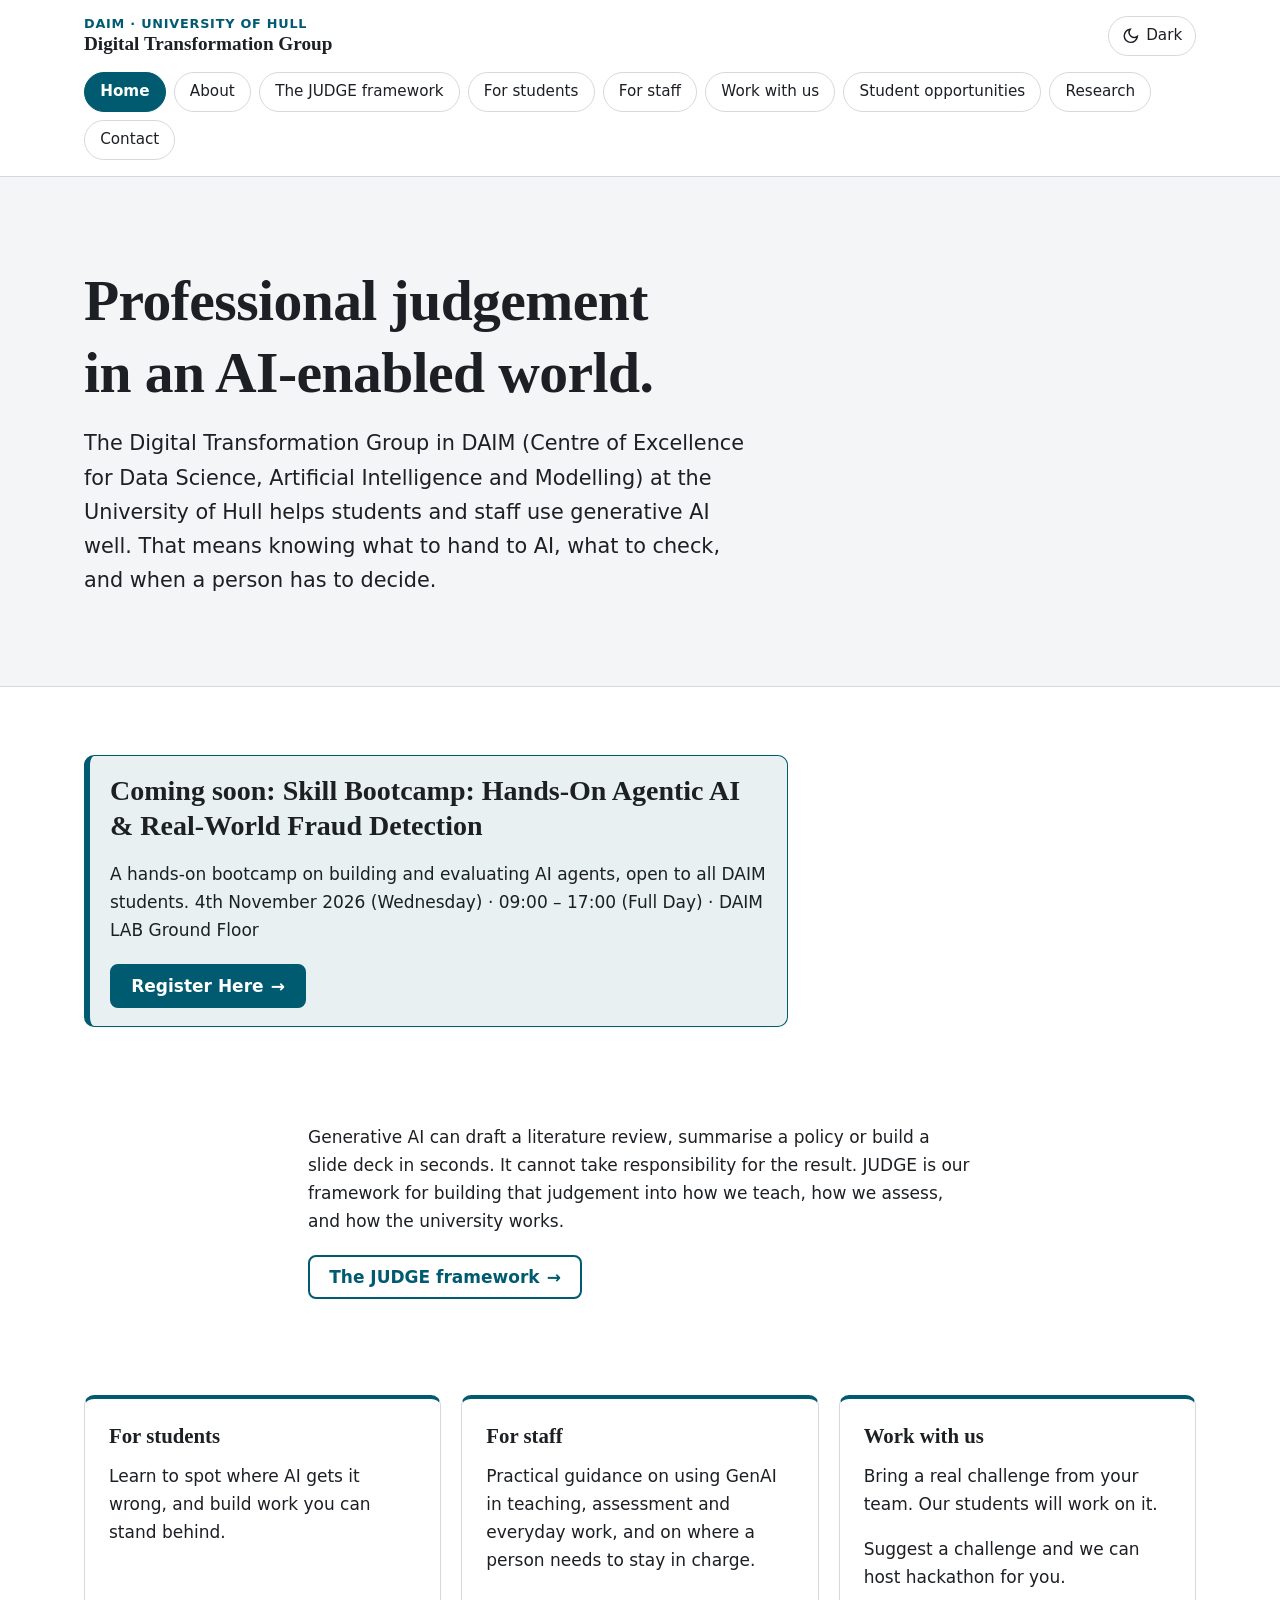
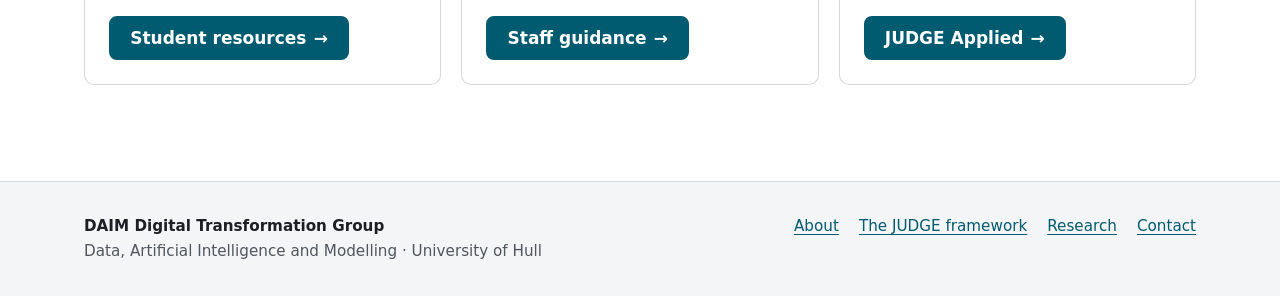
<file: index.html>
<!DOCTYPE html>
<html lang="en-GB">
<head>
  <meta charset="utf-8">
  <meta name="viewport" content="width=device-width, initial-scale=1">
  <title>Professional judgement in an AI-enabled world. | DAIM Digital Transformation Group</title>
  <meta name="description" content="DAIM's Digital Transformation Group, University of Hull: the JUDGE framework for professional judgement with generative AI.">
  <meta property="og:title" content="Professional judgement in an AI-enabled world. | DAIM Digital Transformation Group">
  <meta property="og:description" content="DAIM's Digital Transformation Group, University of Hull: the JUDGE framework for professional judgement with generative AI.">
  <meta property="og:type" content="website">
  <meta name="color-scheme" content="light dark">
  <script>
    /* Apply a saved light/dark choice before the page paints. */
    (function () {
      var d = document.documentElement;
      d.classList.add('js');
      try { var t = localStorage.getItem('theme'); if (t) d.setAttribute('data-theme', t); } catch (e) {}
    })();
  </script>
  <link rel="stylesheet" href="assets/css/style.css">
  <script src="assets/js/main.js" defer></script>
</head>
<body>
  <a class="skip-link" href="#main">Skip to main content</a>

  <!-- SHARED HEADER: identical on every page (only aria-current changes). -->
  <header class="site-header">
    <div class="wrap header-inner">
      <a class="brand" href="index.html">
        <span class="brand-kicker">DAIM · University of Hull</span>
        <span class="brand-name">Digital Transformation Group</span>
      </a>
      <div class="header-actions">
        <button class="icon-button theme-toggle" type="button" hidden><svg class="icon-moon" viewBox="0 0 24 24" fill="none" stroke="currentColor" stroke-width="2" aria-hidden="true"><path d="M21 12.8A9 9 0 1 1 11.2 3a7 7 0 0 0 9.8 9.8z"/></svg><svg class="icon-sun" viewBox="0 0 24 24" fill="none" stroke="currentColor" stroke-width="2" aria-hidden="true"><circle cx="12" cy="12" r="4"/><path d="M12 2v2M12 20v2M4.9 4.9l1.4 1.4M17.7 17.7l1.4 1.4M2 12h2M20 12h2M4.9 19.1l1.4-1.4M17.7 6.3l1.4-1.4"/></svg><span class="label">Dark</span></button>
        <button class="icon-button nav-toggle" type="button" aria-expanded="false" aria-controls="site-nav" hidden>Menu</button>
      </div>
    </div>
    <nav id="site-nav" class="site-nav" aria-label="Main">
      <div class="wrap">
        <ul>
          <li><a class="nav-button" href="index.html" aria-current="page">Home</a></li>
          <li><a class="nav-button" href="about.html">About</a></li>
          <li><a class="nav-button" href="judge.html">The JUDGE framework</a></li>
          <li><a class="nav-button" href="students.html">For students</a></li>
          <li><a class="nav-button" href="staff.html">For staff</a></li>
          <li><a class="nav-button" href="work-with-us.html">Work with us</a></li>
          <li><a class="nav-button" href="opportunities.html">Student opportunities</a></li>
          <li><a class="nav-button" href="research.html">Research</a></li>
          <li><a class="nav-button" href="contact.html">Contact</a></li>
        </ul>
      </div>
    </nav>
  </header>
  <!-- END SHARED HEADER -->

  <main id="main">

    <section class="page-header hero" aria-labelledby="hero-title">
      <div class="wrap">
        <h1 id="hero-title">Professional judgement in an AI-enabled world.</h1>
        <p class="lede">The Digital Transformation Group in DAIM (Centre of Excellence for Data Science, Artificial Intelligence and Modelling) at the University of Hull helps students and staff use generative AI well. That means knowing what to hand to AI, what to check, and when a person has to decide.</p>
      </div>
    </section>

    <section class="section" aria-labelledby="bootcamp-teaser">
      <div class="wrap">
        <div class="callout">
          <h2 id="bootcamp-teaser">Coming soon: Skill Bootcamp: Hands-On Agentic AI & Real-World Fraud Detection</h2>
          <p>A hands-on bootcamp on building and evaluating AI agents, open to all DAIM students. 4th November 2026 (Wednesday) · 09:00 – 17:00 (Full Day) · DAIM LAB Ground Floor</p>
          <div class="actions"><a class="button" href="https://forms.cloud.microsoft/e/7WV45ac4VdLinks to an external site.">Register Here</a> </div>
        </div>
      </div>
    </section>

    <section class="section" aria-label="Introduction">
      <div class="wrap prose">
        <p>Generative AI can draft a literature review, summarise a policy or build a slide deck in seconds. It cannot take responsibility for the result. JUDGE is our framework for building that judgement into how we teach, how we assess, and how the university works.</p>
        <div class="actions"><a class="button button-secondary" href="judge.html">The JUDGE framework</a></div>
      </div>
    </section>

    <section class="section" aria-label="Where to start">
      <div class="wrap">
        <ul class="card-grid">
          <li class="card">
            <h2>For students</h2>
            <p>Learn to spot where AI gets it wrong, and build work you can stand behind.</p>
            <div class="actions"><a class="button" href="students.html">Student resources</a></div>
          </li>
          <li class="card">
            <h2>For staff</h2>
            <p>Practical guidance on using GenAI in teaching, assessment and everyday work, and on where a person needs to stay in charge.</p>
            <div class="actions"><a class="button" href="staff.html">Staff guidance</a></div>
          </li>
          <li class="card">
            <h2>Work with us</h2>
            <p>Bring a real challenge from your team. Our students will work on it.</p>
            <p>Suggest a challenge and we can host hackathon for you.</p>
            <div class="actions"><a class="button" href="work-with-us.html">JUDGE Applied</a></div>
          </li>
        </ul>
      </div>
    </section>
  </main>

  <!-- SHARED FOOTER: identical on every page. -->
  <footer class="site-footer">
    <div class="wrap footer-inner">
      <div>
        <p class="footer-name">DAIM Digital Transformation Group</p>
        <p>Data, Artificial Intelligence and Modelling · University of Hull</p>
      </div>
      <nav class="footer-nav" aria-label="Footer">
        <ul>
          <li><a href="about.html">About</a></li>
          <li><a href="judge.html">The JUDGE framework</a></li>
          <li><a href="research.html">Research</a></li>
          <li><a href="contact.html">Contact</a></li>
        </ul>
      </nav>
    </div>
  </footer>
  <!-- END SHARED FOOTER -->
</body>
</html>
</file>
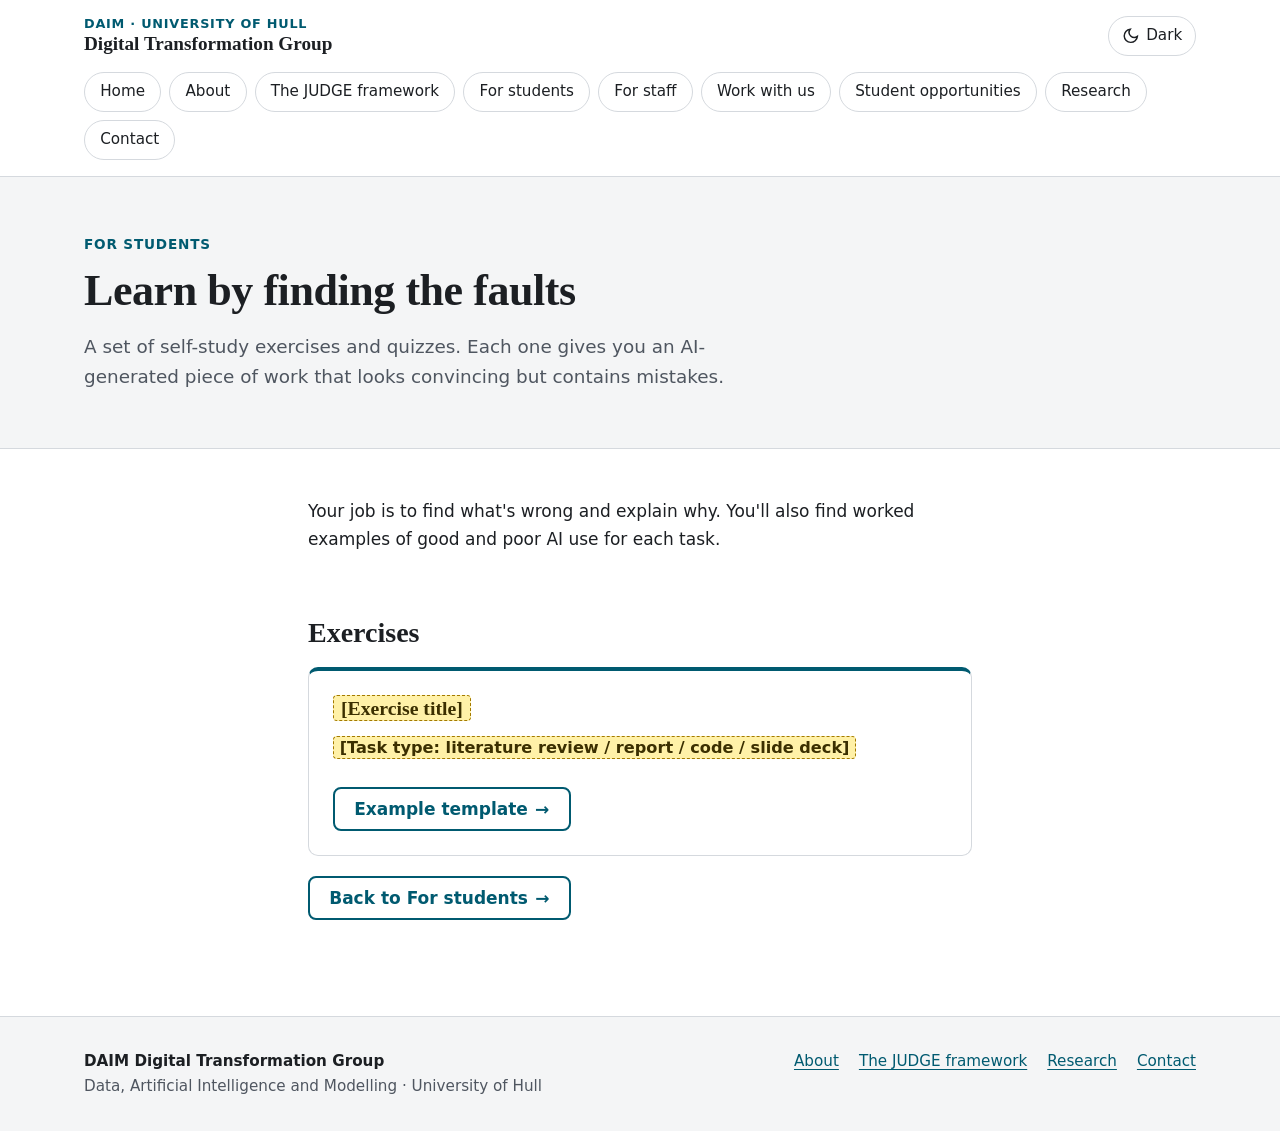
<file: exercises/index.html>
<!DOCTYPE html>
<html lang="en-GB">
<head>
  <meta charset="utf-8">
  <meta name="viewport" content="width=device-width, initial-scale=1">
  <title>Learn by finding the faults | DAIM Digital Transformation Group</title>
  <meta name="description" content="DAIM's Digital Transformation Group, University of Hull: the JUDGE framework for professional judgement with generative AI.">
  <meta property="og:title" content="Learn by finding the faults | DAIM Digital Transformation Group">
  <meta property="og:description" content="DAIM's Digital Transformation Group, University of Hull: the JUDGE framework for professional judgement with generative AI.">
  <meta property="og:type" content="website">
  <meta name="color-scheme" content="light dark">
  <script>
    /* Apply a saved light/dark choice before the page paints. */
    (function () {
      var d = document.documentElement;
      d.classList.add('js');
      try { var t = localStorage.getItem('theme'); if (t) d.setAttribute('data-theme', t); } catch (e) {}
    })();
  </script>
  <link rel="stylesheet" href="../assets/css/style.css">
  <script src="../assets/js/main.js" defer></script>
</head>
<body>
  <a class="skip-link" href="#main">Skip to main content</a>

  <!-- SHARED HEADER: identical on every page (only aria-current changes). -->
  <header class="site-header">
    <div class="wrap header-inner">
      <a class="brand" href="../index.html">
        <span class="brand-kicker">DAIM · University of Hull</span>
        <span class="brand-name">Digital Transformation Group</span>
      </a>
      <div class="header-actions">
        <button class="icon-button theme-toggle" type="button" hidden><svg class="icon-moon" viewBox="0 0 24 24" fill="none" stroke="currentColor" stroke-width="2" aria-hidden="true"><path d="M21 12.8A9 9 0 1 1 11.2 3a7 7 0 0 0 9.8 9.8z"/></svg><svg class="icon-sun" viewBox="0 0 24 24" fill="none" stroke="currentColor" stroke-width="2" aria-hidden="true"><circle cx="12" cy="12" r="4"/><path d="M12 2v2M12 20v2M4.9 4.9l1.4 1.4M17.7 17.7l1.4 1.4M2 12h2M20 12h2M4.9 19.1l1.4-1.4M17.7 6.3l1.4-1.4"/></svg><span class="label">Dark</span></button>
        <button class="icon-button nav-toggle" type="button" aria-expanded="false" aria-controls="site-nav" hidden>Menu</button>
      </div>
    </div>
    <nav id="site-nav" class="site-nav" aria-label="Main">
      <div class="wrap">
        <ul>
          <li><a class="nav-button" href="../index.html">Home</a></li>
          <li><a class="nav-button" href="../about.html">About</a></li>
          <li><a class="nav-button" href="../judge.html">The JUDGE framework</a></li>
          <li><a class="nav-button" href="../students.html">For students</a></li>
          <li><a class="nav-button" href="../staff.html">For staff</a></li>
          <li><a class="nav-button" href="../work-with-us.html">Work with us</a></li>
          <li><a class="nav-button" href="../opportunities.html">Student opportunities</a></li>
          <li><a class="nav-button" href="../research.html">Research</a></li>
          <li><a class="nav-button" href="../contact.html">Contact</a></li>
        </ul>
      </div>
    </nav>
  </header>
  <!-- END SHARED HEADER -->

  <main id="main">
    <header class="page-header">
      <div class="wrap">
        <span class="eyebrow">For students</span>
        <h1>Learn by finding the faults</h1>
        <p class="lede">A set of self-study exercises and quizzes. Each one gives you an AI-generated piece of work that looks convincing but contains mistakes.</p>
      </div>
    </header>

    <section class="section">
      <div class="wrap prose">
        <p>Your job is to find what's wrong and explain why. You'll also find worked examples of good and poor AI use for each task.</p>

        <h2>Exercises</h2>
        <!-- EXERCISE LIST: add one <li> per exercise. See exercises/README.md. -->
        <ul class="card-grid">
          <li class="card">
            <h3><mark class="placeholder">[Exercise title]</mark></h3>
            <p><mark class="placeholder">[Task type: literature review / report / code / slide deck]</mark></p>
            <div class="actions"><a class="button button-secondary" href="example-template.html">Example template</a></div>
          </li>
        </ul>

        <div class="actions"><a class="button button-secondary" href="../students.html">Back to For students</a></div>
      </div>
    </section>
  </main>

  <!-- SHARED FOOTER: identical on every page. -->
  <footer class="site-footer">
    <div class="wrap footer-inner">
      <div>
        <p class="footer-name">DAIM Digital Transformation Group</p>
        <p>Data, Artificial Intelligence and Modelling · University of Hull</p>
      </div>
      <nav class="footer-nav" aria-label="Footer">
        <ul>
          <li><a href="../about.html">About</a></li>
          <li><a href="../judge.html">The JUDGE framework</a></li>
          <li><a href="../research.html">Research</a></li>
          <li><a href="../contact.html">Contact</a></li>
        </ul>
      </nav>
    </div>
  </footer>
  <!-- END SHARED FOOTER -->
</body>
</html>
</file>
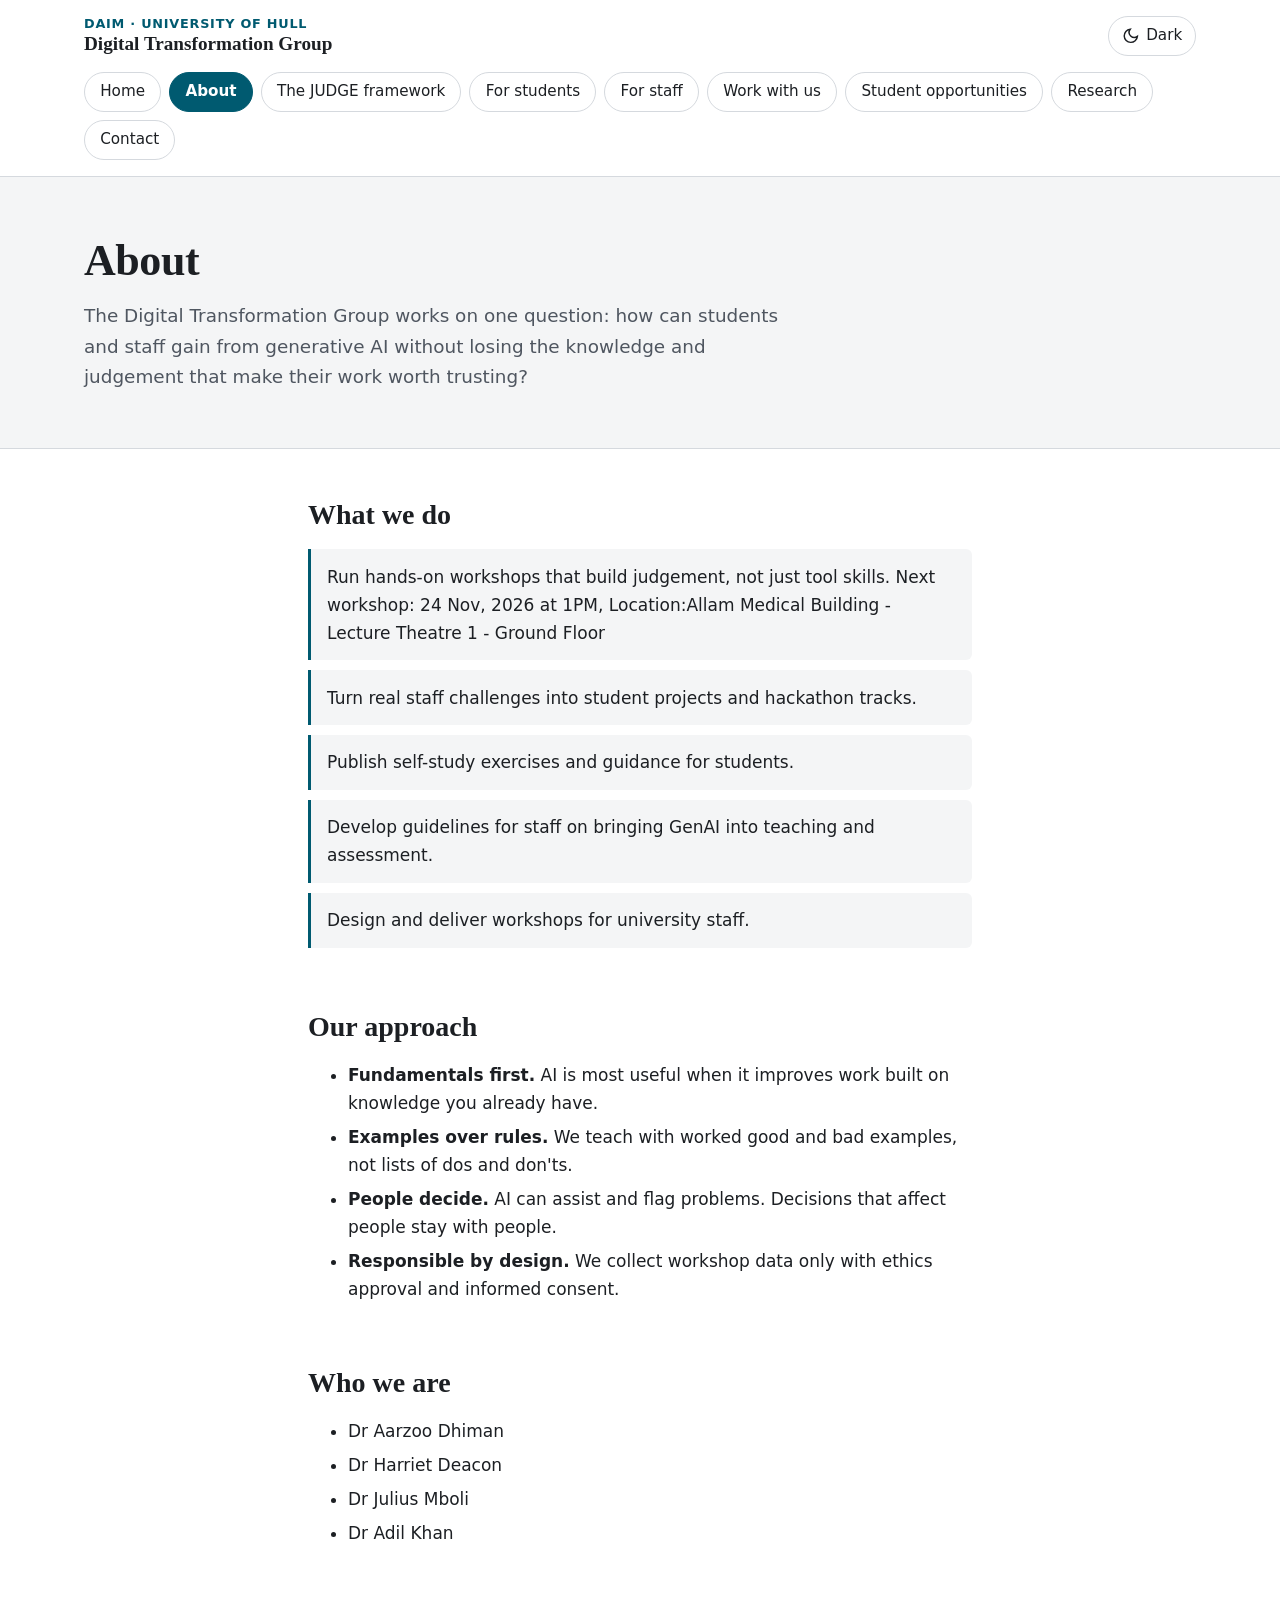
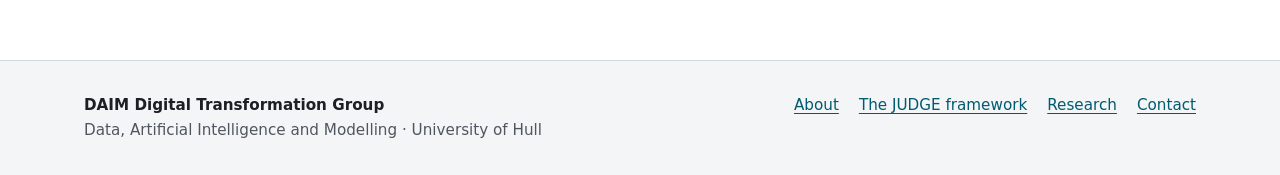
<file: about.html>
<!DOCTYPE html>
<html lang="en-GB">
<head>
  <meta charset="utf-8">
  <meta name="viewport" content="width=device-width, initial-scale=1">
  <title>About | DAIM Digital Transformation Group</title>
  <meta name="description" content="DAIM's Digital Transformation Group, University of Hull: the JUDGE framework for professional judgement with generative AI.">
  <meta property="og:title" content="About | DAIM Digital Transformation Group">
  <meta property="og:description" content="DAIM's Digital Transformation Group, University of Hull: the JUDGE framework for professional judgement with generative AI.">
  <meta property="og:type" content="website">
  <meta name="color-scheme" content="light dark">
  <script>
    /* Apply a saved light/dark choice before the page paints. */
    (function () {
      var d = document.documentElement;
      d.classList.add('js');
      try { var t = localStorage.getItem('theme'); if (t) d.setAttribute('data-theme', t); } catch (e) {}
    })();
  </script>
  <link rel="stylesheet" href="assets/css/style.css">
  <script src="assets/js/main.js" defer></script>
</head>
<body>
  <a class="skip-link" href="#main">Skip to main content</a>

  <!-- SHARED HEADER: identical on every page (only aria-current changes). -->
  <header class="site-header">
    <div class="wrap header-inner">
      <a class="brand" href="index.html">
        <span class="brand-kicker">DAIM · University of Hull</span>
        <span class="brand-name">Digital Transformation Group</span>
      </a>
      <div class="header-actions">
        <button class="icon-button theme-toggle" type="button" hidden><svg class="icon-moon" viewBox="0 0 24 24" fill="none" stroke="currentColor" stroke-width="2" aria-hidden="true"><path d="M21 12.8A9 9 0 1 1 11.2 3a7 7 0 0 0 9.8 9.8z"/></svg><svg class="icon-sun" viewBox="0 0 24 24" fill="none" stroke="currentColor" stroke-width="2" aria-hidden="true"><circle cx="12" cy="12" r="4"/><path d="M12 2v2M12 20v2M4.9 4.9l1.4 1.4M17.7 17.7l1.4 1.4M2 12h2M20 12h2M4.9 19.1l1.4-1.4M17.7 6.3l1.4-1.4"/></svg><span class="label">Dark</span></button>
        <button class="icon-button nav-toggle" type="button" aria-expanded="false" aria-controls="site-nav" hidden>Menu</button>
      </div>
    </div>
    <nav id="site-nav" class="site-nav" aria-label="Main">
      <div class="wrap">
        <ul>
          <li><a class="nav-button" href="index.html">Home</a></li>
          <li><a class="nav-button" href="about.html" aria-current="page">About</a></li>
          <li><a class="nav-button" href="judge.html">The JUDGE framework</a></li>
          <li><a class="nav-button" href="students.html">For students</a></li>
          <li><a class="nav-button" href="staff.html">For staff</a></li>
          <li><a class="nav-button" href="work-with-us.html">Work with us</a></li>
          <li><a class="nav-button" href="opportunities.html">Student opportunities</a></li>
          <li><a class="nav-button" href="research.html">Research</a></li>
          <li><a class="nav-button" href="contact.html">Contact</a></li>
        </ul>
      </div>
    </nav>
  </header>
  <!-- END SHARED HEADER -->

  <main id="main">
    <header class="page-header">
      <div class="wrap">
        <h1>About</h1>
        <p class="lede">The Digital Transformation Group works on one question: how can students and staff gain from generative AI without losing the knowledge and judgement that make their work worth trusting?</p>
      </div>
    </header>

    <section class="section">
      <div class="wrap prose">
        <h2>What we do</h2>
        <ul class="feature-list">
          <li>Run hands-on workshops that build judgement, not just tool skills. Next workshop: 24 Nov, 2026 at 1PM, Location:Allam Medical Building - Lecture Theatre 1 - Ground Floor</li>
          <li>Turn real staff challenges into student projects and hackathon tracks.</li>
          <li>Publish self-study exercises and guidance for students.</li>
          <li>Develop guidelines for staff on bringing GenAI into teaching and assessment.</li>
          <li>Design and deliver workshops for university staff.</li>
        </ul>

        <h2>Our approach</h2>
        <ul>
          <li><strong>Fundamentals first.</strong> AI is most useful when it improves work built on knowledge you already have.</li>
          <li><strong>Examples over rules.</strong> We teach with worked good and bad examples, not lists of dos and don'ts.</li>
          <li><strong>People decide.</strong> AI can assist and flag problems. Decisions that affect people stay with people.</li>
          <li><strong>Responsible by design.</strong> We collect workshop data only with ethics approval and informed consent.</li>
        </ul>

        <h2>Who we are</h2>
        <ul>
          <li>Dr Aarzoo Dhiman</li>
          <li>Dr Harriet Deacon</li>
          <li>Dr Julius Mboli</li>
          <li>Dr Adil Khan</li>
        </ul>
      </div>
    </section>
  </main>

  <!-- SHARED FOOTER: identical on every page. -->
  <footer class="site-footer">
    <div class="wrap footer-inner">
      <div>
        <p class="footer-name">DAIM Digital Transformation Group</p>
        <p>Data, Artificial Intelligence and Modelling · University of Hull</p>
      </div>
      <nav class="footer-nav" aria-label="Footer">
        <ul>
          <li><a href="about.html">About</a></li>
          <li><a href="judge.html">The JUDGE framework</a></li>
          <li><a href="research.html">Research</a></li>
          <li><a href="contact.html">Contact</a></li>
        </ul>
      </nav>
    </div>
  </footer>
  <!-- END SHARED FOOTER -->
</body>
</html>
</file>
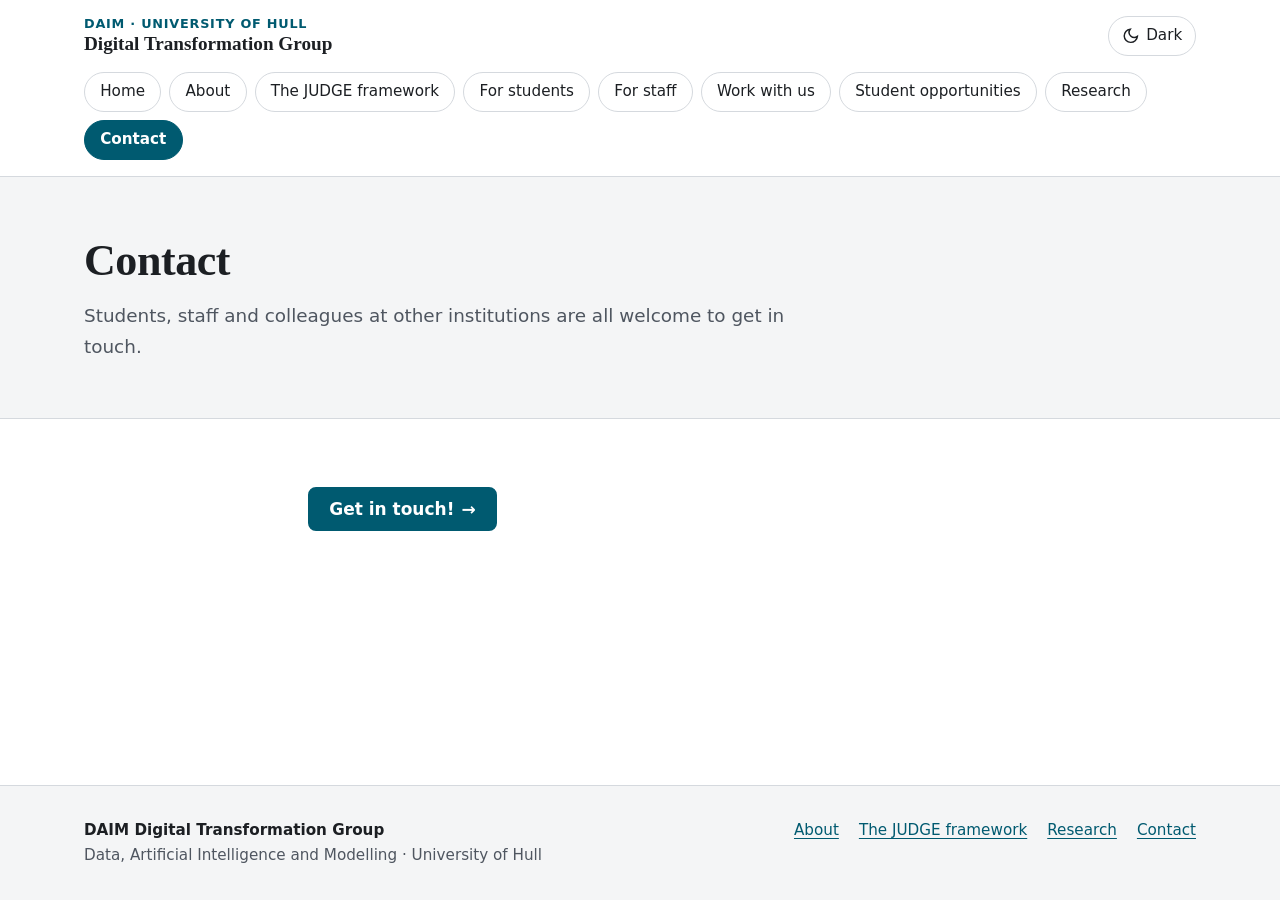
<file: contact.html>
<!DOCTYPE html>
<html lang="en-GB">
<head>
  <meta charset="utf-8">
  <meta name="viewport" content="width=device-width, initial-scale=1">
  <title>Contact | DAIM Digital Transformation Group</title>
  <meta name="description" content="DAIM's Digital Transformation Group, University of Hull: the JUDGE framework for professional judgement with generative AI.">
  <meta property="og:title" content="Contact | DAIM Digital Transformation Group">
  <meta property="og:description" content="DAIM's Digital Transformation Group, University of Hull: the JUDGE framework for professional judgement with generative AI.">
  <meta property="og:type" content="website">
  <meta name="color-scheme" content="light dark">
  <script>
    /* Apply a saved light/dark choice before the page paints. */
    (function () {
      var d = document.documentElement;
      d.classList.add('js');
      try { var t = localStorage.getItem('theme'); if (t) d.setAttribute('data-theme', t); } catch (e) {}
    })();
  </script>
  <link rel="stylesheet" href="assets/css/style.css">
  <script src="assets/js/main.js" defer></script>
</head>
<body>
  <a class="skip-link" href="#main">Skip to main content</a>

  <!-- SHARED HEADER: identical on every page (only aria-current changes). -->
  <header class="site-header">
    <div class="wrap header-inner">
      <a class="brand" href="index.html">
        <span class="brand-kicker">DAIM · University of Hull</span>
        <span class="brand-name">Digital Transformation Group</span>
      </a>
      <div class="header-actions">
        <button class="icon-button theme-toggle" type="button" hidden><svg class="icon-moon" viewBox="0 0 24 24" fill="none" stroke="currentColor" stroke-width="2" aria-hidden="true"><path d="M21 12.8A9 9 0 1 1 11.2 3a7 7 0 0 0 9.8 9.8z"/></svg><svg class="icon-sun" viewBox="0 0 24 24" fill="none" stroke="currentColor" stroke-width="2" aria-hidden="true"><circle cx="12" cy="12" r="4"/><path d="M12 2v2M12 20v2M4.9 4.9l1.4 1.4M17.7 17.7l1.4 1.4M2 12h2M20 12h2M4.9 19.1l1.4-1.4M17.7 6.3l1.4-1.4"/></svg><span class="label">Dark</span></button>
        <button class="icon-button nav-toggle" type="button" aria-expanded="false" aria-controls="site-nav" hidden>Menu</button>
      </div>
    </div>
    <nav id="site-nav" class="site-nav" aria-label="Main">
      <div class="wrap">
        <ul>
          <li><a class="nav-button" href="index.html">Home</a></li>
          <li><a class="nav-button" href="about.html">About</a></li>
          <li><a class="nav-button" href="judge.html">The JUDGE framework</a></li>
          <li><a class="nav-button" href="students.html">For students</a></li>
          <li><a class="nav-button" href="staff.html">For staff</a></li>
          <li><a class="nav-button" href="work-with-us.html">Work with us</a></li>
          <li><a class="nav-button" href="opportunities.html">Student opportunities</a></li>
          <li><a class="nav-button" href="research.html">Research</a></li>
          <li><a class="nav-button" href="contact.html" aria-current="page">Contact</a></li>
        </ul>
      </div>
    </nav>
  </header>
  <!-- END SHARED HEADER -->

  <main id="main">
    <header class="page-header">
      <div class="wrap">
        <h1>Contact</h1>
        <p class="lede">Students, staff and colleagues at other institutions are all welcome to get in touch.</p>
      </div>
    </header>
    <section class="section">
      <div class="wrap prose"><div class="actions"><a class="button" href="https://forms.cloud.microsoft/e/vnCiK682Jb" target="_blank" rel="noopener noreferrer"> Get in touch! </a></div></div>
    </section>
  </main>

  <!-- SHARED FOOTER: identical on every page. -->
  <footer class="site-footer">
    <div class="wrap footer-inner">
      <div>
        <p class="footer-name">DAIM Digital Transformation Group</p>
        <p>Data, Artificial Intelligence and Modelling · University of Hull</p>
      </div>
      <nav class="footer-nav" aria-label="Footer">
        <ul>
          <li><a href="about.html">About</a></li>
          <li><a href="judge.html">The JUDGE framework</a></li>
          <li><a href="research.html">Research</a></li>
          <li><a href="contact.html">Contact</a></li>
        </ul>
      </nav>
    </div>
  </footer>
  <!-- END SHARED FOOTER -->
</body>
</html>
</file>
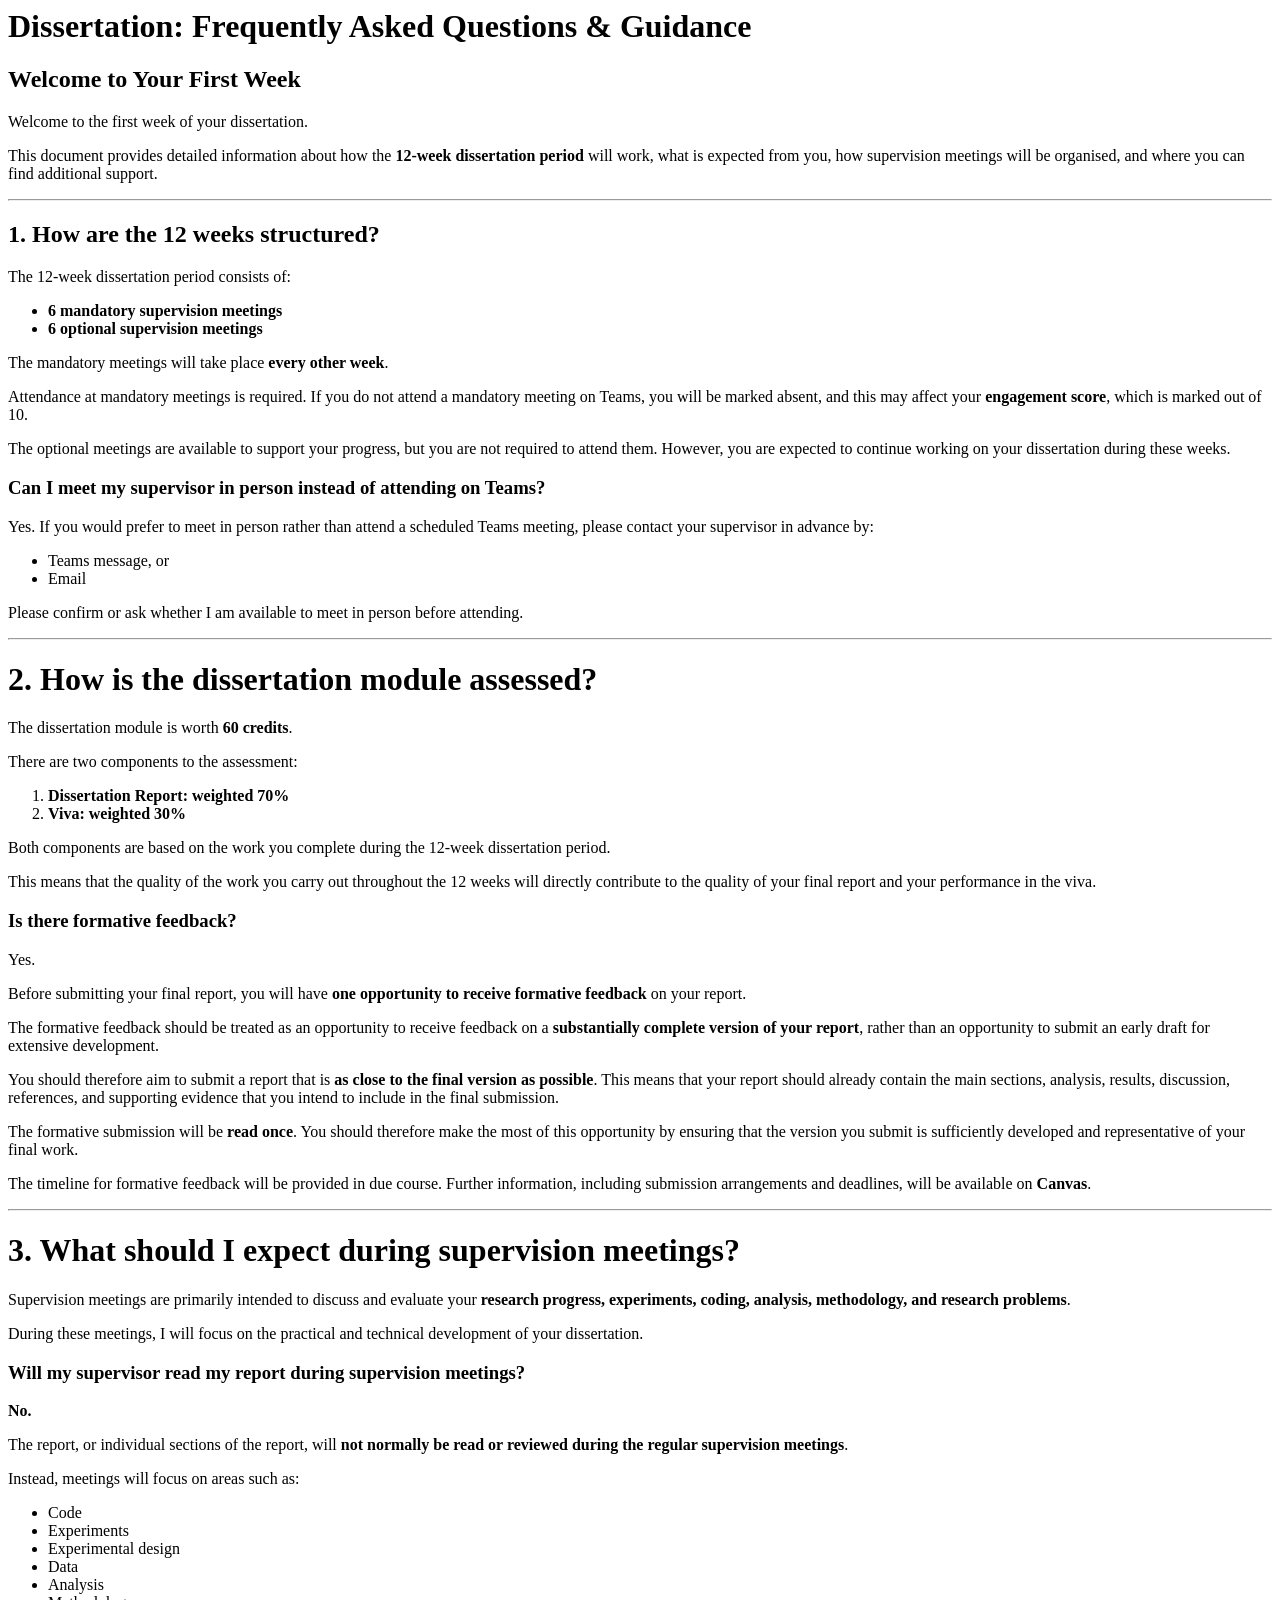
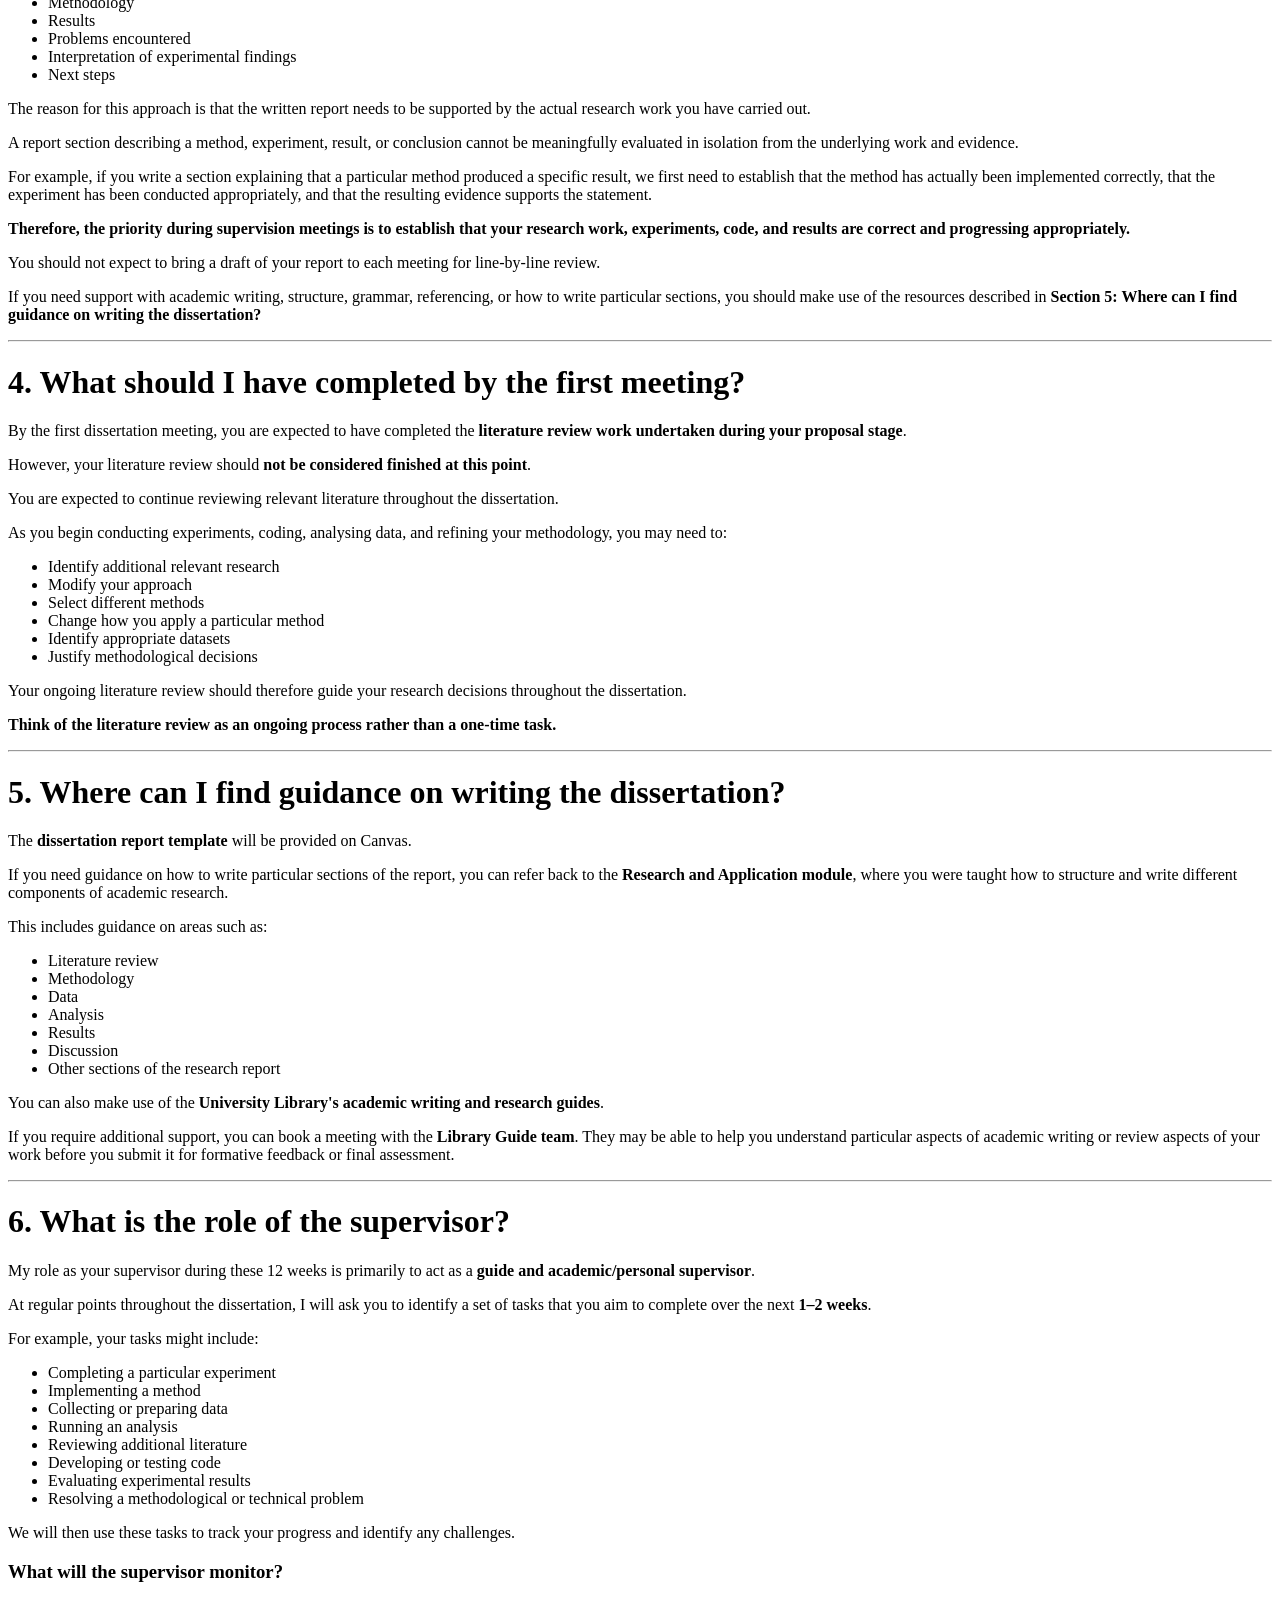
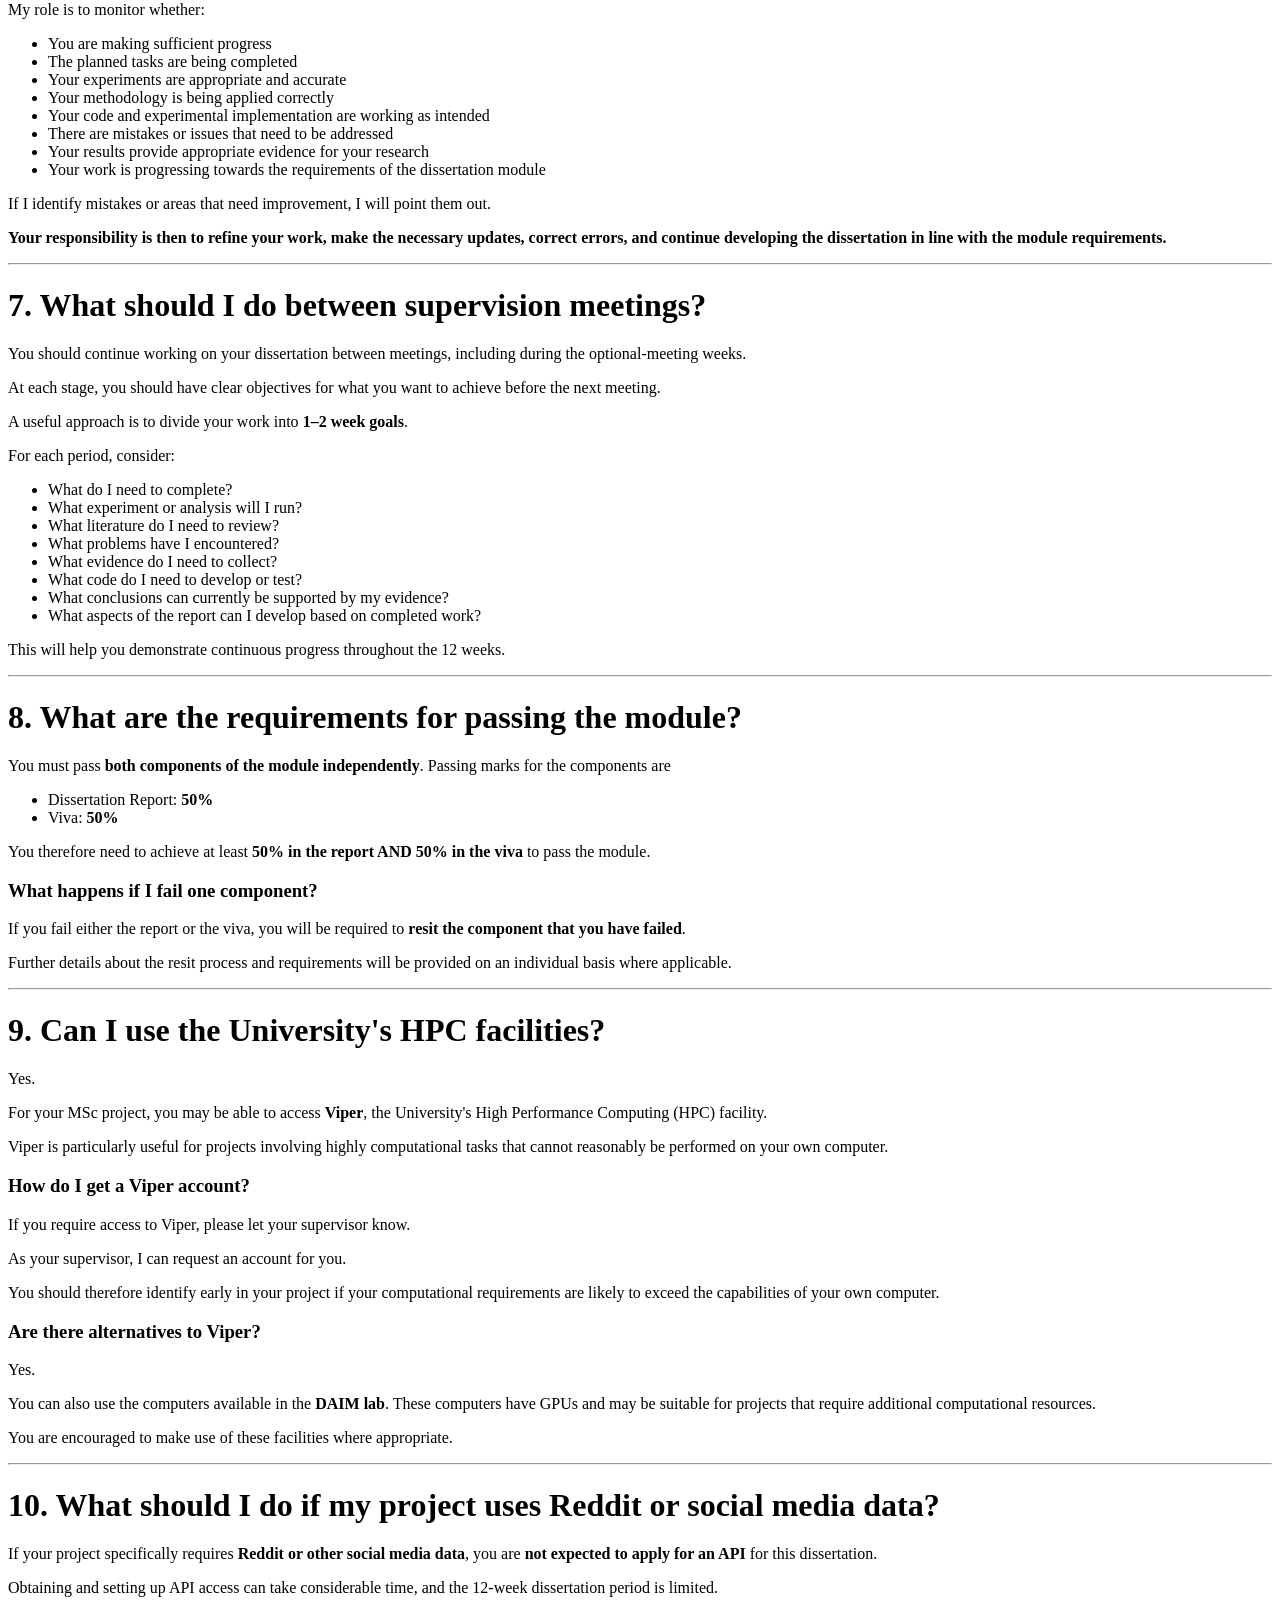
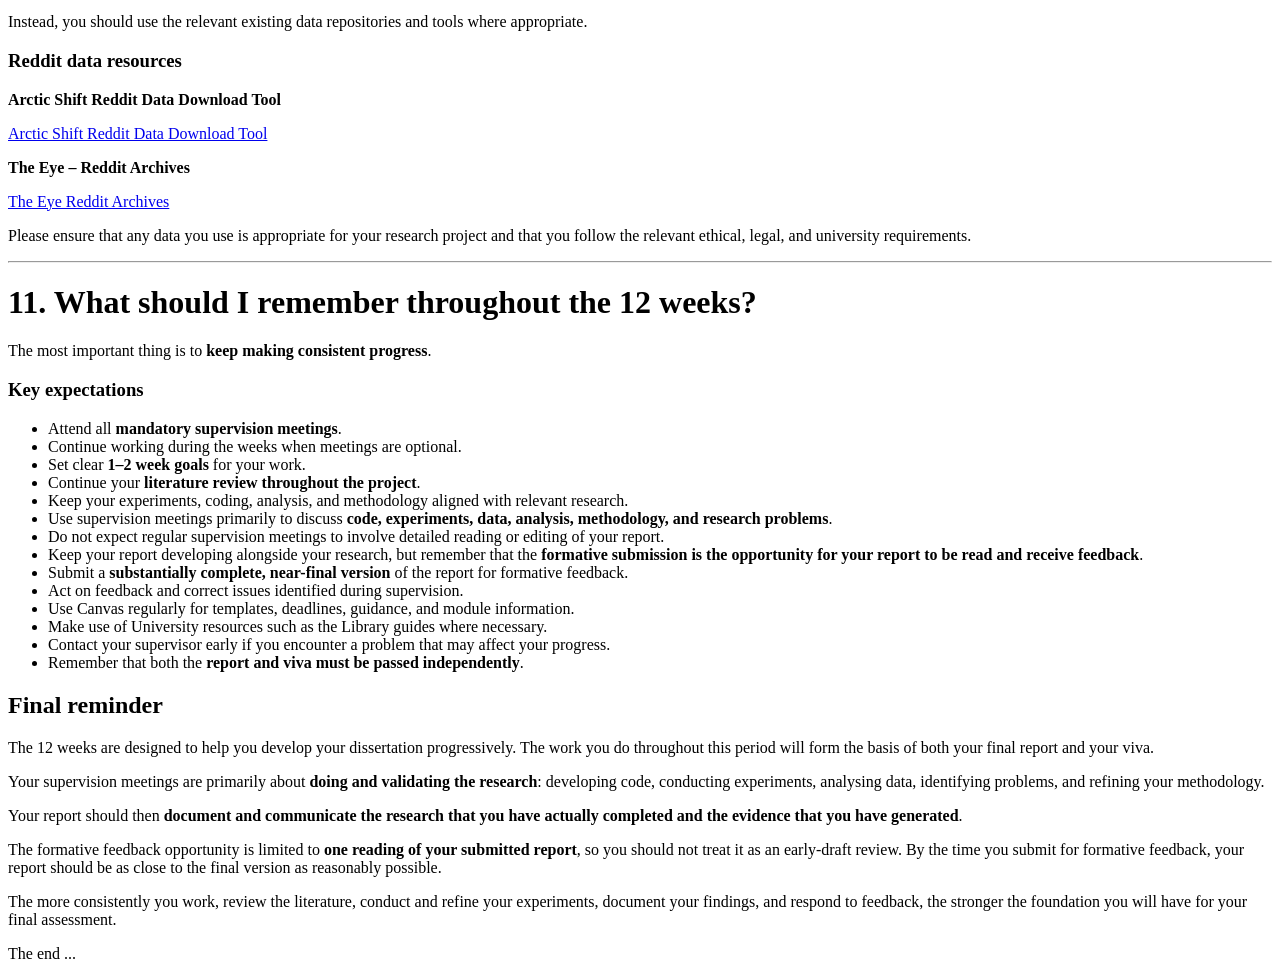
<file: dissertation_faq.html>
<html><head><style>body {
   color: black;
}
</style></head><body><h1 id="sample-markdown">Dissertation: Frequently Asked Questions &amp; Guidance</h1>
<h2 id="welcome-to-your-first-week">Welcome to Your First Week</h2>
<p>Welcome to the first week of your dissertation.</p>
<p>This document provides detailed information about how the <strong>12-week dissertation period</strong> will work, what is expected from you, how supervision meetings will be organised, and where you can find additional support.</p>
<hr>
<h2 id="1-how-are-the-12-weeks-structured-">1. How are the 12 weeks structured?</h2>
<p>The 12-week dissertation period consists of:</p>
<ul>
<li><strong>6 mandatory supervision meetings</strong></li>
<li><strong>6 optional supervision meetings</strong></li>
</ul>
<p>The mandatory meetings will take place <strong>every other week</strong>.</p>
<p>Attendance at mandatory meetings is required. If you do not attend a mandatory meeting on Teams, you will be marked absent, and this may affect your <strong>engagement score</strong>, which is marked out of 10.</p>
<p>The optional meetings are available to support your progress, but you are not required to attend them. However, you are expected to continue working on your dissertation during these weeks.</p>
<h3 id="can-i-meet-my-supervisor-in-person-instead-of-attending-on-teams-">Can I meet my supervisor in person instead of attending on Teams?</h3>
<p>Yes. If you would prefer to meet in person rather than attend a scheduled Teams meeting, please contact your supervisor in advance by:</p>
<ul>
<li>Teams message, or</li>
<li>Email</li>
</ul>
<p>Please confirm or ask whether I am available to meet in person before attending.</p>
<hr>
<h1 id="2-how-is-the-dissertation-module-assessed-">2. How is the dissertation module assessed?</h1>
<p>The dissertation module is worth <strong>60 credits</strong>.</p>
<p>There are two components to the assessment:</p>
<ol>
<li><strong>Dissertation Report: weighted 70%</strong></li>
<li><strong>Viva: weighted 30%</strong></li>
</ol>
<p>Both components are based on the work you complete during the 12-week dissertation period.</p>
<p>This means that the quality of the work you carry out throughout the 12 weeks will directly contribute to the quality of your final report and your performance in the viva.</p>
<h3 id="is-there-formative-feedback-">Is there formative feedback?</h3>
<p>Yes.</p>
<p>Before submitting your final report, you will have <strong>one opportunity to receive formative feedback</strong> on your report.</p>
<p>The formative feedback should be treated as an opportunity to receive feedback on a <strong>substantially complete version of your report</strong>, rather than an opportunity to submit an early draft for extensive development.</p>
<p>You should therefore aim to submit a report that is <strong>as close to the final version as possible</strong>. This means that your report should already contain the main sections, analysis, results, discussion, references, and supporting evidence that you intend to include in the final submission.</p>
<p>The formative submission will be <strong>read once</strong>. You should therefore make the most of this opportunity by ensuring that the version you submit is sufficiently developed and representative of your final work.</p>
<p>The timeline for formative feedback will be provided in due course. Further information, including submission arrangements and deadlines, will be available on <strong>Canvas</strong>.</p>
<hr>
<h1 id="3-what-should-i-expect-during-supervision-meetings-">3. What should I expect during supervision meetings?</h1>
<p>Supervision meetings are primarily intended to discuss and evaluate your <strong>research progress, experiments, coding, analysis, methodology, and research problems</strong>.</p>
<p>During these meetings, I will focus on the practical and technical development of your dissertation.</p>
<h3 id="will-my-supervisor-read-my-report-during-supervision-meetings-">Will my supervisor read my report during supervision meetings?</h3>
<p><strong>No.</strong></p>
<p>The report, or individual sections of the report, will <strong>not normally be read or reviewed during the regular supervision meetings</strong>.</p>
<p>Instead, meetings will focus on areas such as:</p>
<ul>
<li>Code</li>
<li>Experiments</li>
<li>Experimental design</li>
<li>Data</li>
<li>Analysis</li>
<li>Methodology</li>
<li>Results</li>
<li>Problems encountered</li>
<li>Interpretation of experimental findings</li>
<li>Next steps</li>
</ul>
<p>The reason for this approach is that the written report needs to be supported by the actual research work you have carried out.</p>
<p>A report section describing a method, experiment, result, or conclusion cannot be meaningfully evaluated in isolation from the underlying work and evidence.</p>
<p>For example, if you write a section explaining that a particular method produced a specific result, we first need to establish that the method has actually been implemented correctly, that the experiment has been conducted appropriately, and that the resulting evidence supports the statement.</p>
<p><strong>Therefore, the priority during supervision meetings is to establish that your research work, experiments, code, and results are correct and progressing appropriately.</strong></p>
<p>You should not expect to bring a draft of your report to each meeting for line-by-line review.</p>
<p>If you need support with academic writing, structure, grammar, referencing, or how to write particular sections, you should make use of the resources described in <strong>Section 5: Where can I find guidance on writing the dissertation?</strong></p>
<hr>
<h1 id="4-what-should-i-have-completed-by-the-first-meeting-">4. What should I have completed by the first meeting?</h1>
<p>By the first dissertation meeting, you are expected to have completed the <strong>literature review work undertaken during your proposal stage</strong>.</p>
<p>However, your literature review should <strong>not be considered finished at this point</strong>.</p>
<p>You are expected to continue reviewing relevant literature throughout the dissertation.</p>
<p>As you begin conducting experiments, coding, analysing data, and refining your methodology, you may need to:</p>
<ul>
<li>Identify additional relevant research</li>
<li>Modify your approach</li>
<li>Select different methods</li>
<li>Change how you apply a particular method</li>
<li>Identify appropriate datasets</li>
<li>Justify methodological decisions</li>
</ul>
<p>Your ongoing literature review should therefore guide your research decisions throughout the dissertation.</p>
<p><strong>Think of the literature review as an ongoing process rather than a one-time task.</strong></p>
<hr>
<h1 id="5-where-can-i-find-guidance-on-writing-the-dissertation-">5. Where can I find guidance on writing the dissertation?</h1>
<p>The <strong>dissertation report template</strong> will be provided on Canvas.</p>
<p>If you need guidance on how to write particular sections of the report, you can refer back to the <strong>Research and Application module</strong>, where you were taught how to structure and write different components of academic research.</p>
<p>This includes guidance on areas such as:</p>
<ul>
<li>Literature review</li>
<li>Methodology</li>
<li>Data</li>
<li>Analysis</li>
<li>Results</li>
<li>Discussion</li>
<li>Other sections of the research report</li>
</ul>
<p>You can also make use of the <strong>University Library&#39;s academic writing and research guides</strong>.</p>
<p>If you require additional support, you can book a meeting with the <strong>Library Guide team</strong>. They may be able to help you understand particular aspects of academic writing or review aspects of your work before you submit it for formative feedback or final assessment.</p>
<hr>
<h1 id="6-what-is-the-role-of-the-supervisor-">6. What is the role of the supervisor?</h1>
<p>My role as your supervisor during these 12 weeks is primarily to act as a <strong>guide and academic/personal supervisor</strong>.</p>
<p>At regular points throughout the dissertation, I will ask you to identify a set of tasks that you aim to complete over the next <strong>1–2 weeks</strong>.</p>
<p>For example, your tasks might include:</p>
<ul>
<li>Completing a particular experiment</li>
<li>Implementing a method</li>
<li>Collecting or preparing data</li>
<li>Running an analysis</li>
<li>Reviewing additional literature</li>
<li>Developing or testing code</li>
<li>Evaluating experimental results</li>
<li>Resolving a methodological or technical problem</li>
</ul>
<p>We will then use these tasks to track your progress and identify any challenges.</p>
<h3 id="what-will-the-supervisor-monitor-">What will the supervisor monitor?</h3>
<p>My role is to monitor whether:</p>
<ul>
<li>You are making sufficient progress</li>
<li>The planned tasks are being completed</li>
<li>Your experiments are appropriate and accurate</li>
<li>Your methodology is being applied correctly</li>
<li>Your code and experimental implementation are working as intended</li>
<li>There are mistakes or issues that need to be addressed</li>
<li>Your results provide appropriate evidence for your research</li>
<li>Your work is progressing towards the requirements of the dissertation module</li>
</ul>
<p>If I identify mistakes or areas that need improvement, I will point them out.</p>
<p><strong>Your responsibility is then to refine your work, make the necessary updates, correct errors, and continue developing the dissertation in line with the module requirements.</strong></p>
<hr>
<h1 id="7-what-should-i-do-between-supervision-meetings-">7. What should I do between supervision meetings?</h1>
<p>You should continue working on your dissertation between meetings, including during the optional-meeting weeks.</p>
<p>At each stage, you should have clear objectives for what you want to achieve before the next meeting.</p>
<p>A useful approach is to divide your work into <strong>1–2 week goals</strong>.</p>
<p>For each period, consider:</p>
<ul>
<li>What do I need to complete?</li>
<li>What experiment or analysis will I run?</li>
<li>What literature do I need to review?</li>
<li>What problems have I encountered?</li>
<li>What evidence do I need to collect?</li>
<li>What code do I need to develop or test?</li>
<li>What conclusions can currently be supported by my evidence?</li>
<li>What aspects of the report can I develop based on completed work?</li>
</ul>
<p>This will help you demonstrate continuous progress throughout the 12 weeks.</p>
<hr>
<h1 id="8-what-are-the-requirements-for-passing-the-module-">8. What are the requirements for passing the module?</h1>
<p>You must pass <strong>both components of the module independently</strong>. Passing marks for the components are</p>
<ul>
<li>Dissertation Report:&#x20;<strong>&#x20;50%</strong></li>
<li>Viva:&#x20;<strong>&#x20;50%</strong></li>
</ul>
<p>You therefore need to achieve at least <strong>50% in the report AND 50% in the viva</strong> to pass the module.</p>
<h3 id="what-happens-if-i-fail-one-component-">What happens if I fail one component?</h3>
<p>If you fail either the report or the viva, you will be required to <strong>resit the component that you have failed</strong>.</p>
<p>Further details about the resit process and requirements will be provided on an individual basis where applicable.</p>
<hr>
<h1 id="9-can-i-use-the-university-s-hpc-facilities-">9. Can I use the University&#39;s HPC facilities?</h1>
<p>Yes.</p>
<p>For your MSc project, you may be able to access <strong>Viper</strong>, the University&#39;s High Performance Computing (HPC) facility.</p>
<p>Viper is particularly useful for projects involving highly computational tasks that cannot reasonably be performed on your own computer.</p>
<h3 id="how-do-i-get-a-viper-account-">How do I get a Viper account?</h3>
<p>If you require access to Viper, please let your supervisor know.</p>
<p>As your supervisor, I can request an account for you.</p>
<p>You should therefore identify early in your project if your computational requirements are likely to exceed the capabilities of your own computer.</p>
<h3 id="are-there-alternatives-to-viper-">Are there alternatives to Viper?</h3>
<p>Yes.</p>
<p>You can also use the computers available in the <strong>DAIM lab</strong>. These computers have GPUs and may be suitable for projects that require additional computational resources.</p>
<p>You are encouraged to make use of these facilities where appropriate.</p>
<hr>
<h1 id="10-what-should-i-do-if-my-project-uses-reddit-or-social-media-data-">10. What should I do if my project uses Reddit or social media data?</h1>
<p>If your project specifically requires <strong>Reddit or other social media data</strong>, you are <strong>not expected to apply for an API</strong> for this dissertation.</p>
<p>Obtaining and setting up API access can take considerable time, and the 12-week dissertation period is limited.</p>
<p>Instead, you should use the relevant existing data repositories and tools where appropriate.</p>
<h3 id="reddit-data-resources">Reddit data resources</h3>
<p><strong>Arctic Shift Reddit Data Download Tool</strong></p>
<p><a href="https://arctic-shift.photon-reddit.com/download-tool?utm_source=chatgpt.com">Arctic Shift Reddit Data Download Tool</a></p>
<p><strong>The Eye – Reddit Archives</strong></p>
<p><a href="https://the-eye.eu/redarcs/?utm_source=chatgpt.com">The Eye Reddit Archives</a></p>
<p>Please ensure that any data you use is appropriate for your research project and that you follow the relevant ethical, legal, and university requirements.</p>
<hr>
<h1 id="11-what-should-i-remember-throughout-the-12-weeks-">11. What should I remember throughout the 12 weeks?</h1>
<p>The most important thing is to <strong>keep making consistent progress</strong>.</p>
<h3 id="key-expectations">Key expectations</h3>
<ul>
<li>Attend all <strong>mandatory supervision meetings</strong>.</li>
<li>Continue working during the weeks when meetings are optional.</li>
<li>Set clear <strong>1–2 week goals</strong> for your work.</li>
<li>Continue your <strong>literature review throughout the project</strong>.</li>
<li>Keep your experiments, coding, analysis, and methodology aligned with relevant research.</li>
<li>Use supervision meetings primarily to discuss <strong>code, experiments, data, analysis, methodology, and research problems</strong>.</li>
<li>Do not expect regular supervision meetings to involve detailed reading or editing of your report.</li>
<li>Keep your report developing alongside your research, but remember that the <strong>formative submission is the opportunity for your report to be read and receive feedback</strong>.</li>
<li>Submit a <strong>substantially complete, near-final version</strong> of the report for formative feedback.</li>
<li>Act on feedback and correct issues identified during supervision.</li>
<li>Use Canvas regularly for templates, deadlines, guidance, and module information.</li>
<li>Make use of University resources such as the Library guides where necessary.</li>
<li>Contact your supervisor early if you encounter a problem that may affect your progress.</li>
<li>Remember that both the <strong>report and viva must be passed independently</strong>.</li>
</ul>
<h2 id="final-reminder">Final reminder</h2>
<p>The 12 weeks are designed to help you develop your dissertation progressively. The work you do throughout this period will form the basis of both your final report and your viva.</p>
<p>Your supervision meetings are primarily about <strong>doing and validating the research</strong>: developing code, conducting experiments, analysing data, identifying problems, and refining your methodology.</p>
<p>Your report should then <strong>document and communicate the research that you have actually completed and the evidence that you have generated</strong>.</p>
<p>The formative feedback opportunity is limited to <strong>one reading of your submitted report</strong>, so you should not treat it as an early-draft review. By the time you submit for formative feedback, your report should be as close to the final version as reasonably possible.</p>
<p>The more consistently you work, review the literature, conduct and refine your experiments, document your findings, and respond to feedback, the stronger the foundation you will have for your final assessment.</p>

<p>The end ...</p>
</body></html>
</file>
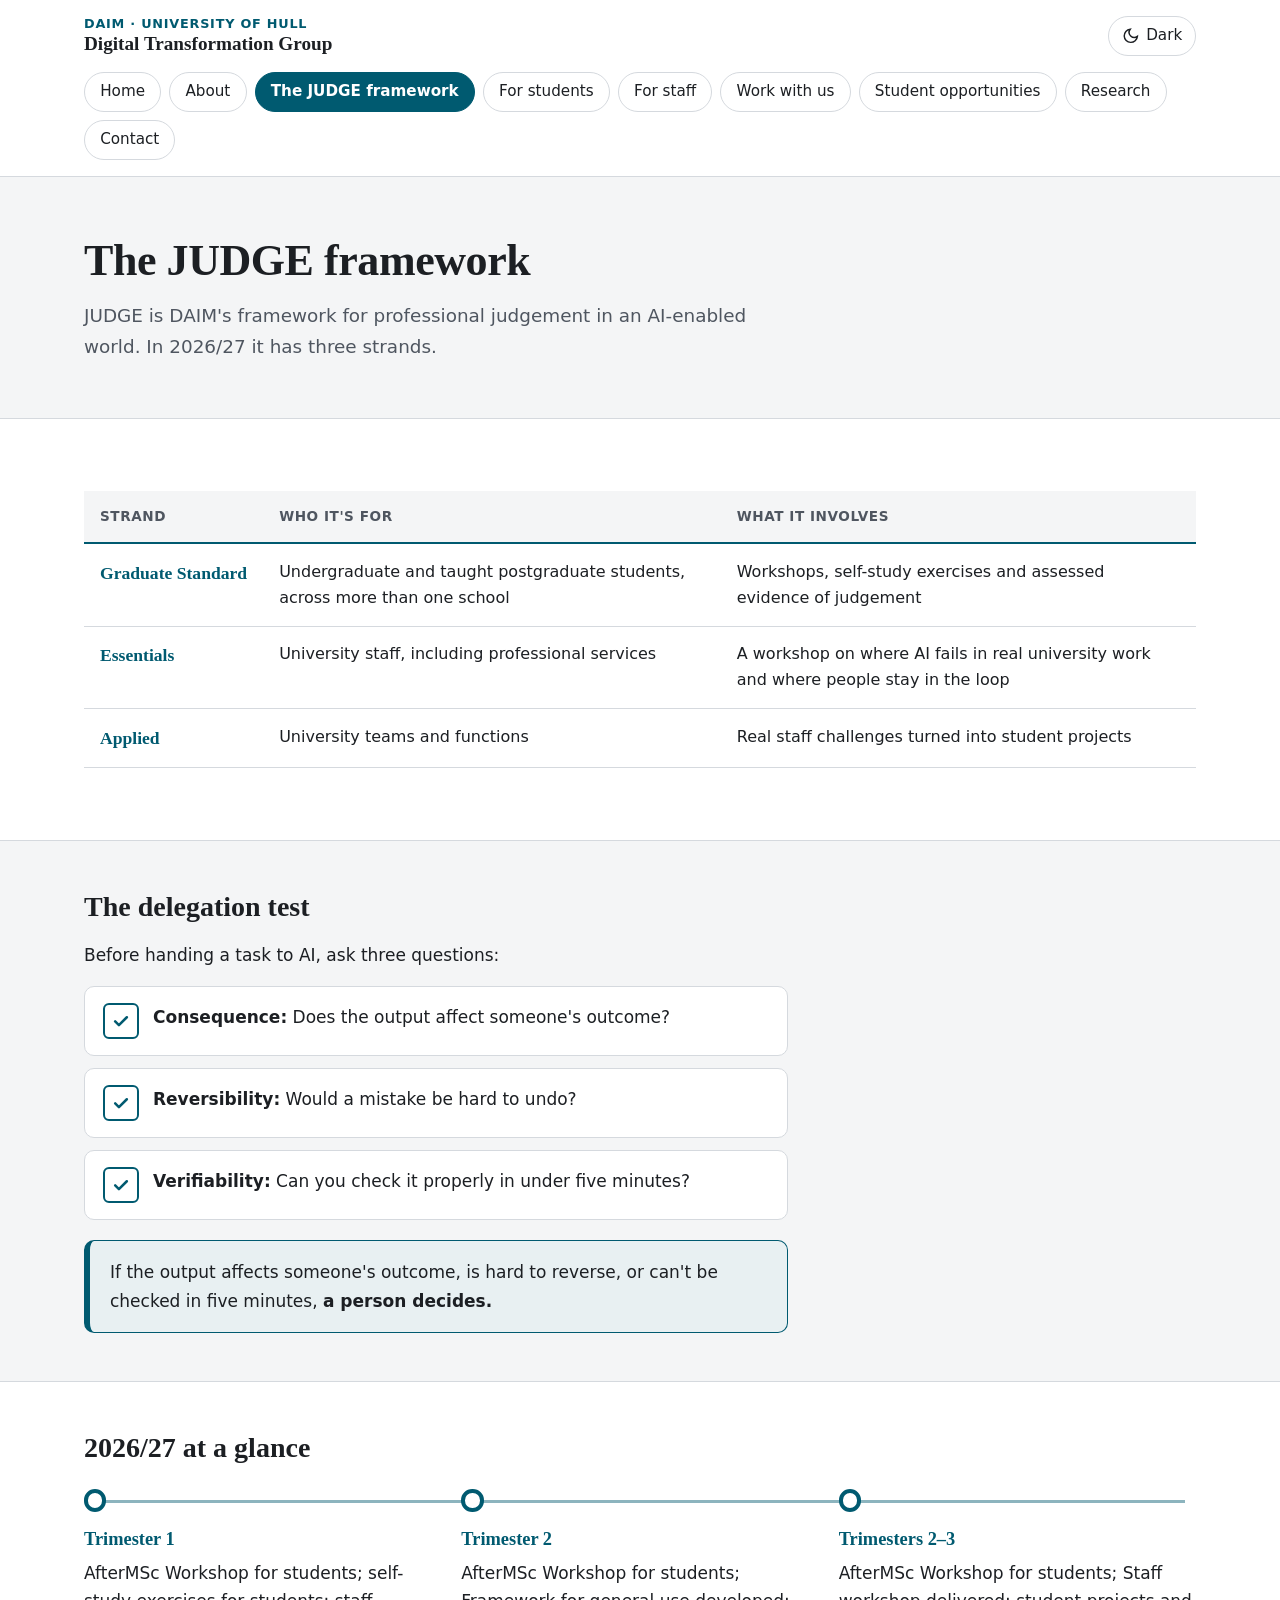
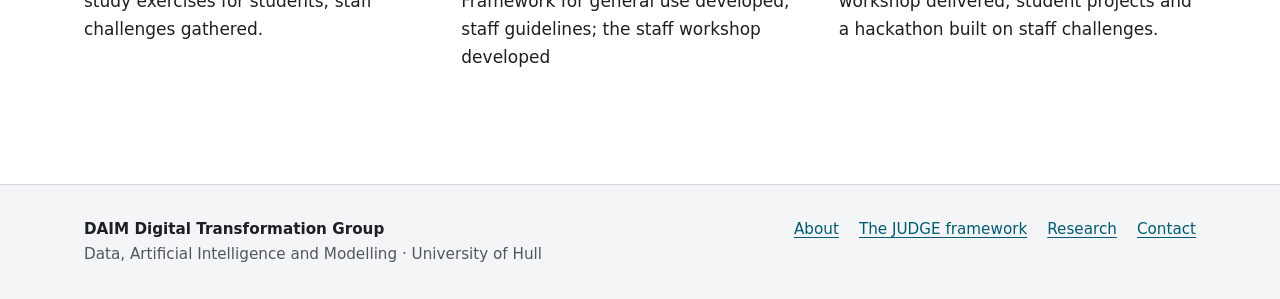
<file: judge.html>
<!DOCTYPE html>
<html lang="en-GB">
<head>
  <meta charset="utf-8">
  <meta name="viewport" content="width=device-width, initial-scale=1">
  <title>The JUDGE framework | DAIM Digital Transformation Group</title>
  <meta name="description" content="DAIM's Digital Transformation Group, University of Hull: the JUDGE framework for professional judgement with generative AI.">
  <meta property="og:title" content="The JUDGE framework | DAIM Digital Transformation Group">
  <meta property="og:description" content="DAIM's Digital Transformation Group, University of Hull: the JUDGE framework for professional judgement with generative AI.">
  <meta property="og:type" content="website">
  <meta name="color-scheme" content="light dark">
  <script>
    /* Apply a saved light/dark choice before the page paints. */
    (function () {
      var d = document.documentElement;
      d.classList.add('js');
      try { var t = localStorage.getItem('theme'); if (t) d.setAttribute('data-theme', t); } catch (e) {}
    })();
  </script>
  <link rel="stylesheet" href="assets/css/style.css">
  <script src="assets/js/main.js" defer></script>
</head>
<body>
  <a class="skip-link" href="#main">Skip to main content</a>

  <!-- SHARED HEADER: identical on every page (only aria-current changes). -->
  <header class="site-header">
    <div class="wrap header-inner">
      <a class="brand" href="index.html">
        <span class="brand-kicker">DAIM · University of Hull</span>
        <span class="brand-name">Digital Transformation Group</span>
      </a>
      <div class="header-actions">
        <button class="icon-button theme-toggle" type="button" hidden><svg class="icon-moon" viewBox="0 0 24 24" fill="none" stroke="currentColor" stroke-width="2" aria-hidden="true"><path d="M21 12.8A9 9 0 1 1 11.2 3a7 7 0 0 0 9.8 9.8z"/></svg><svg class="icon-sun" viewBox="0 0 24 24" fill="none" stroke="currentColor" stroke-width="2" aria-hidden="true"><circle cx="12" cy="12" r="4"/><path d="M12 2v2M12 20v2M4.9 4.9l1.4 1.4M17.7 17.7l1.4 1.4M2 12h2M20 12h2M4.9 19.1l1.4-1.4M17.7 6.3l1.4-1.4"/></svg><span class="label">Dark</span></button>
        <button class="icon-button nav-toggle" type="button" aria-expanded="false" aria-controls="site-nav" hidden>Menu</button>
      </div>
    </div>
    <nav id="site-nav" class="site-nav" aria-label="Main">
      <div class="wrap">
        <ul>
          <li><a class="nav-button" href="index.html">Home</a></li>
          <li><a class="nav-button" href="about.html">About</a></li>
          <li><a class="nav-button" href="judge.html" aria-current="page">The JUDGE framework</a></li>
          <li><a class="nav-button" href="students.html">For students</a></li>
          <li><a class="nav-button" href="staff.html">For staff</a></li>
          <li><a class="nav-button" href="work-with-us.html">Work with us</a></li>
          <li><a class="nav-button" href="opportunities.html">Student opportunities</a></li>
          <li><a class="nav-button" href="research.html">Research</a></li>
          <li><a class="nav-button" href="contact.html">Contact</a></li>
        </ul>
      </div>
    </nav>
  </header>
  <!-- END SHARED HEADER -->

  <main id="main">
    <header class="page-header">
      <div class="wrap">
        <h1>The JUDGE framework</h1>
        <p class="lede">JUDGE is DAIM's framework for professional judgement in an AI-enabled world. In 2026/27 it has three strands.</p>
      </div>
    </header>

    <section class="section" aria-label="JUDGE strands">
      <div class="wrap">
        <table class="data-table">
          <caption class="visually-hidden">JUDGE strands, 2026/27</caption>
          <thead>
            <tr><th scope="col">Strand</th><th scope="col">Who it's for</th><th scope="col">What it involves</th></tr>
          </thead>
          <tbody>
            <tr>
              <th scope="row">Graduate Standard</th>
              <td data-label="Who it's for">Undergraduate and taught postgraduate students, across more than one school</td>
              <td data-label="What it involves">Workshops, self-study exercises and assessed evidence of judgement</td>
            </tr>
            <tr>
              <th scope="row">Essentials</th>
              <td data-label="Who it's for">University staff, including professional services</td>
              <td data-label="What it involves">A workshop on where AI fails in real university work and where people stay in the loop</td>
            </tr>
            <tr>
              <th scope="row">Applied</th>
              <td data-label="Who it's for">University teams and functions</td>
              <td data-label="What it involves">Real staff challenges turned into student projects</td>
            </tr>
          </tbody>
        </table>
      </div>
    </section>

    <section class="section section-alt" aria-labelledby="delegation-title">
      <div class="wrap">
        <h2 id="delegation-title">The delegation test</h2>
        <p>Before handing a task to AI, ask three questions:</p>
        <ol class="checklist">
          <li><span class="check"><svg viewBox="0 0 24 24" fill="none" stroke="currentColor" stroke-width="3" stroke-linecap="round" stroke-linejoin="round" aria-hidden="true"><path d="M5 12.5l4.5 4.5L19 7.5"/></svg></span><span><strong>Consequence:</strong> Does the output affect someone's outcome?</span></li>
          <li><span class="check"><svg viewBox="0 0 24 24" fill="none" stroke="currentColor" stroke-width="3" stroke-linecap="round" stroke-linejoin="round" aria-hidden="true"><path d="M5 12.5l4.5 4.5L19 7.5"/></svg></span><span><strong>Reversibility:</strong> Would a mistake be hard to undo?</span></li>
          <li><span class="check"><svg viewBox="0 0 24 24" fill="none" stroke="currentColor" stroke-width="3" stroke-linecap="round" stroke-linejoin="round" aria-hidden="true"><path d="M5 12.5l4.5 4.5L19 7.5"/></svg></span><span><strong>Verifiability:</strong> Can you check it properly in under five minutes?</span></li>
        </ol>
        <div class="callout">
          <p>If the output affects someone's outcome, is hard to reverse, or can't be checked in five minutes, <strong>a person decides.</strong></p>
        </div>
      </div>
    </section>

    <section class="section" aria-labelledby="glance-title">
      <div class="wrap">
        <h2 id="glance-title">2026/27 at a glance</h2>
        <ol class="timeline">
          <li>
            <h3>Trimester 1</h3>
            <p>AfterMSc Workshop for students; self-study exercises for students; staff challenges gathered.</p>
          </li>
          <li>
            <h3>Trimester 2</h3>
            <p>AfterMSc Workshop for students; Framework for general use developed; staff guidelines; the staff workshop developed </p>
          </li>
          <li>
            <h3>Trimesters 2–3</h3>
            <p>AfterMSc Workshop for students; Staff workshop delivered; student projects and a hackathon built on staff challenges.</p>
          </li>
        </ol>
      </div>
    </section>
  </main>

  <!-- SHARED FOOTER: identical on every page. -->
  <footer class="site-footer">
    <div class="wrap footer-inner">
      <div>
        <p class="footer-name">DAIM Digital Transformation Group</p>
        <p>Data, Artificial Intelligence and Modelling · University of Hull</p>
      </div>
      <nav class="footer-nav" aria-label="Footer">
        <ul>
          <li><a href="about.html">About</a></li>
          <li><a href="judge.html">The JUDGE framework</a></li>
          <li><a href="research.html">Research</a></li>
          <li><a href="contact.html">Contact</a></li>
        </ul>
      </nav>
    </div>
  </footer>
  <!-- END SHARED FOOTER -->
</body>
</html>
</file>
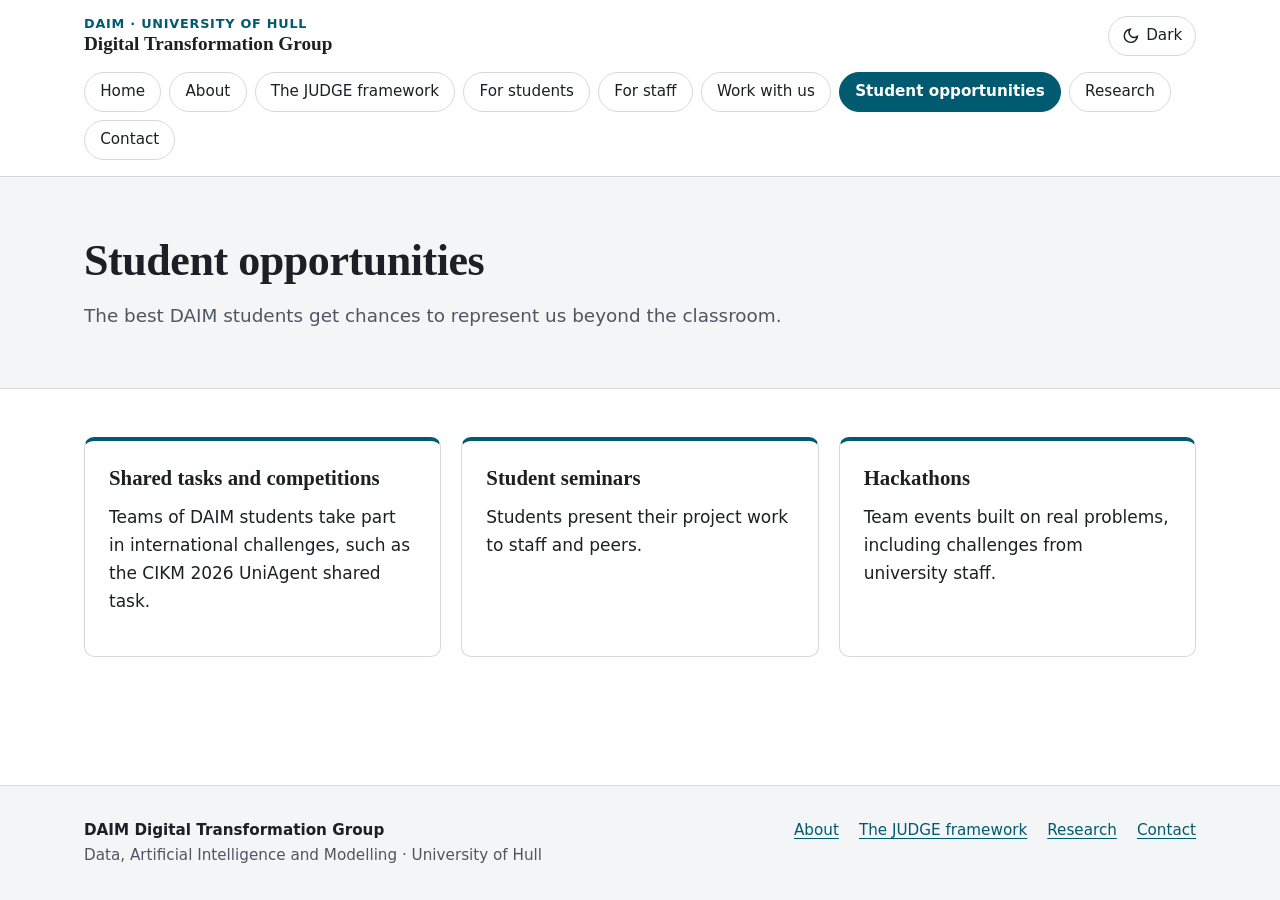
<file: opportunities.html>
<!DOCTYPE html>
<html lang="en-GB">
<head>
  <meta charset="utf-8">
  <meta name="viewport" content="width=device-width, initial-scale=1">
  <title>Student opportunities | DAIM Digital Transformation Group</title>
  <meta name="description" content="DAIM's Digital Transformation Group, University of Hull: the JUDGE framework for professional judgement with generative AI.">
  <meta property="og:title" content="Student opportunities | DAIM Digital Transformation Group">
  <meta property="og:description" content="DAIM's Digital Transformation Group, University of Hull: the JUDGE framework for professional judgement with generative AI.">
  <meta property="og:type" content="website">
  <meta name="color-scheme" content="light dark">
  <script>
    /* Apply a saved light/dark choice before the page paints. */
    (function () {
      var d = document.documentElement;
      d.classList.add('js');
      try { var t = localStorage.getItem('theme'); if (t) d.setAttribute('data-theme', t); } catch (e) {}
    })();
  </script>
  <link rel="stylesheet" href="assets/css/style.css">
  <script src="assets/js/main.js" defer></script>
</head>
<body>
  <a class="skip-link" href="#main">Skip to main content</a>

  <!-- SHARED HEADER: identical on every page (only aria-current changes). -->
  <header class="site-header">
    <div class="wrap header-inner">
      <a class="brand" href="index.html">
        <span class="brand-kicker">DAIM · University of Hull</span>
        <span class="brand-name">Digital Transformation Group</span>
      </a>
      <div class="header-actions">
        <button class="icon-button theme-toggle" type="button" hidden><svg class="icon-moon" viewBox="0 0 24 24" fill="none" stroke="currentColor" stroke-width="2" aria-hidden="true"><path d="M21 12.8A9 9 0 1 1 11.2 3a7 7 0 0 0 9.8 9.8z"/></svg><svg class="icon-sun" viewBox="0 0 24 24" fill="none" stroke="currentColor" stroke-width="2" aria-hidden="true"><circle cx="12" cy="12" r="4"/><path d="M12 2v2M12 20v2M4.9 4.9l1.4 1.4M17.7 17.7l1.4 1.4M2 12h2M20 12h2M4.9 19.1l1.4-1.4M17.7 6.3l1.4-1.4"/></svg><span class="label">Dark</span></button>
        <button class="icon-button nav-toggle" type="button" aria-expanded="false" aria-controls="site-nav" hidden>Menu</button>
      </div>
    </div>
    <nav id="site-nav" class="site-nav" aria-label="Main">
      <div class="wrap">
        <ul>
          <li><a class="nav-button" href="index.html">Home</a></li>
          <li><a class="nav-button" href="about.html">About</a></li>
          <li><a class="nav-button" href="judge.html">The JUDGE framework</a></li>
          <li><a class="nav-button" href="students.html">For students</a></li>
          <li><a class="nav-button" href="staff.html">For staff</a></li>
          <li><a class="nav-button" href="work-with-us.html">Work with us</a></li>
          <li><a class="nav-button" href="opportunities.html" aria-current="page">Student opportunities</a></li>
          <li><a class="nav-button" href="research.html">Research</a></li>
          <li><a class="nav-button" href="contact.html">Contact</a></li>
        </ul>
      </div>
    </nav>
  </header>
  <!-- END SHARED HEADER -->

  <main id="main">
    <header class="page-header">
      <div class="wrap">
        <h1>Student opportunities</h1>
        <p class="lede">The best DAIM students get chances to represent us beyond the classroom.</p>
      </div>
    </header>

    <section class="section">
      <div class="wrap">
        <ul class="card-grid">
          <li class="card">
            <h2>Shared tasks and competitions</h2>
            <p>Teams of DAIM students take part in international challenges, such as the CIKM 2026 UniAgent shared task.</p>
          </li>
          <li class="card">
            <h2>Student seminars</h2>
            <p>Students present their project work to staff and peers.</p>
          </li>
          <li class="card">
            <h2>Hackathons</h2>
            <p>Team events built on real problems, including challenges from university staff.</p>
          </li>
        </ul>

      </div>
    </section>
  </main>

  <!-- SHARED FOOTER: identical on every page. -->
  <footer class="site-footer">
    <div class="wrap footer-inner">
      <div>
        <p class="footer-name">DAIM Digital Transformation Group</p>
        <p>Data, Artificial Intelligence and Modelling · University of Hull</p>
      </div>
      <nav class="footer-nav" aria-label="Footer">
        <ul>
          <li><a href="about.html">About</a></li>
          <li><a href="judge.html">The JUDGE framework</a></li>
          <li><a href="research.html">Research</a></li>
          <li><a href="contact.html">Contact</a></li>
        </ul>
      </nav>
    </div>
  </footer>
  <!-- END SHARED FOOTER -->
</body>
</html>
</file>
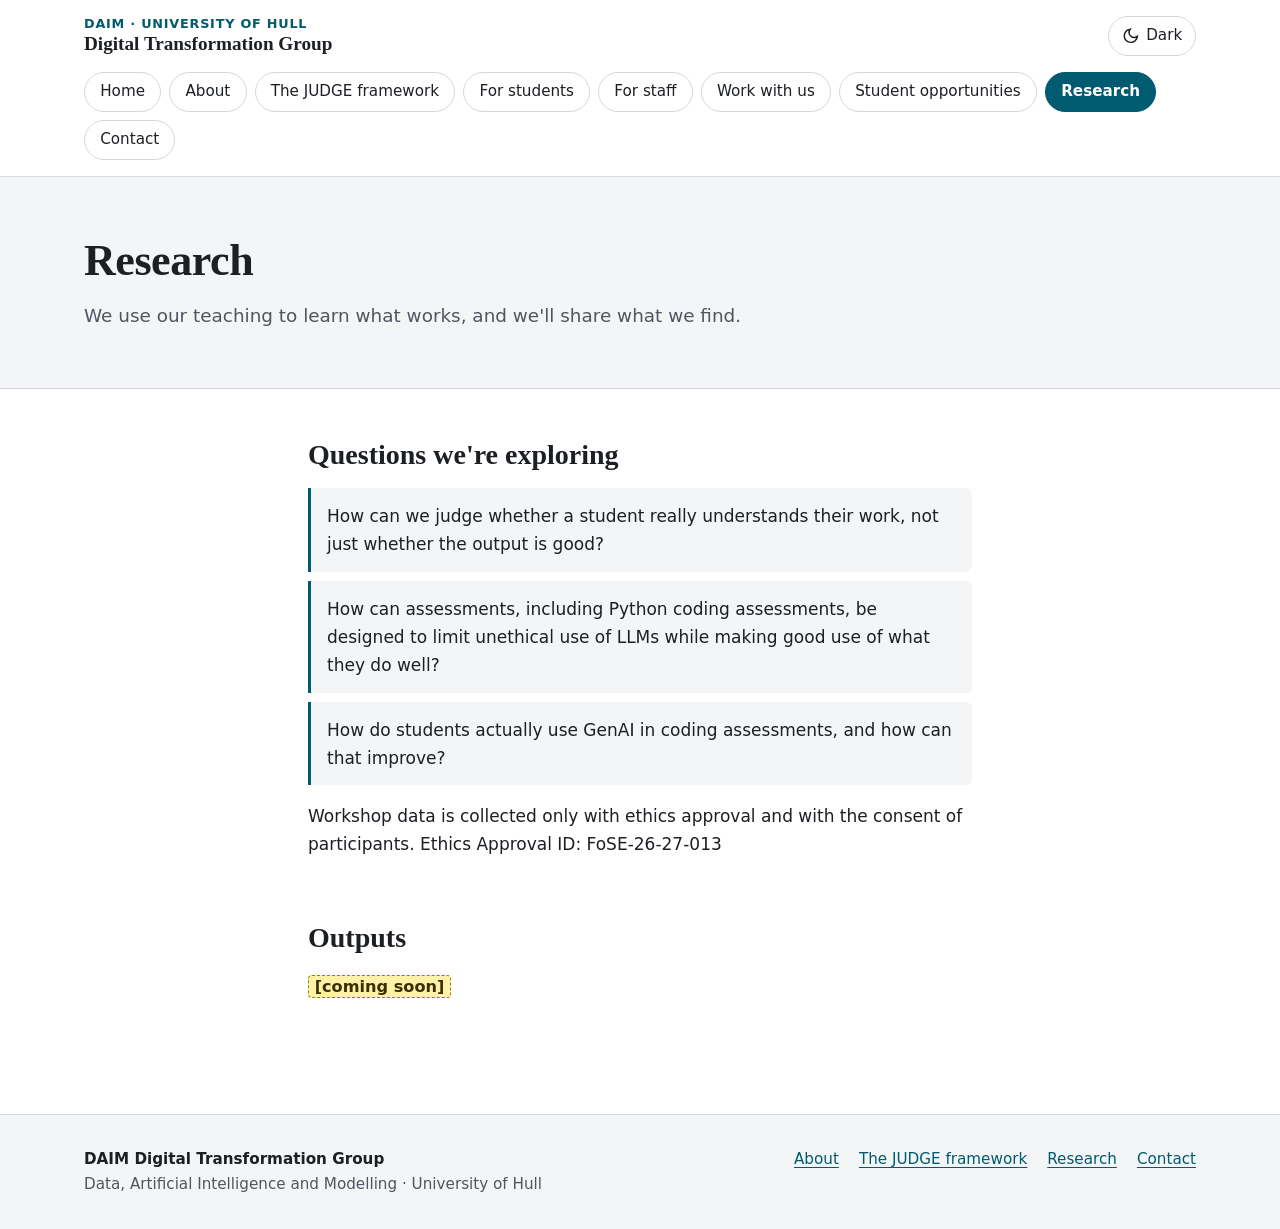
<file: research.html>
<!DOCTYPE html>
<html lang="en-GB">
<head>
  <meta charset="utf-8">
  <meta name="viewport" content="width=device-width, initial-scale=1">
  <title>Research | DAIM Digital Transformation Group</title>
  <meta name="description" content="DAIM's Digital Transformation Group, University of Hull: the JUDGE framework for professional judgement with generative AI.">
  <meta property="og:title" content="Research | DAIM Digital Transformation Group">
  <meta property="og:description" content="DAIM's Digital Transformation Group, University of Hull: the JUDGE framework for professional judgement with generative AI.">
  <meta property="og:type" content="website">
  <meta name="color-scheme" content="light dark">
  <script>
    /* Apply a saved light/dark choice before the page paints. */
    (function () {
      var d = document.documentElement;
      d.classList.add('js');
      try { var t = localStorage.getItem('theme'); if (t) d.setAttribute('data-theme', t); } catch (e) {}
    })();
  </script>
  <link rel="stylesheet" href="assets/css/style.css">
  <script src="assets/js/main.js" defer></script>
</head>
<body>
  <a class="skip-link" href="#main">Skip to main content</a>

  <!-- SHARED HEADER: identical on every page (only aria-current changes). -->
  <header class="site-header">
    <div class="wrap header-inner">
      <a class="brand" href="index.html">
        <span class="brand-kicker">DAIM · University of Hull</span>
        <span class="brand-name">Digital Transformation Group</span>
      </a>
      <div class="header-actions">
        <button class="icon-button theme-toggle" type="button" hidden><svg class="icon-moon" viewBox="0 0 24 24" fill="none" stroke="currentColor" stroke-width="2" aria-hidden="true"><path d="M21 12.8A9 9 0 1 1 11.2 3a7 7 0 0 0 9.8 9.8z"/></svg><svg class="icon-sun" viewBox="0 0 24 24" fill="none" stroke="currentColor" stroke-width="2" aria-hidden="true"><circle cx="12" cy="12" r="4"/><path d="M12 2v2M12 20v2M4.9 4.9l1.4 1.4M17.7 17.7l1.4 1.4M2 12h2M20 12h2M4.9 19.1l1.4-1.4M17.7 6.3l1.4-1.4"/></svg><span class="label">Dark</span></button>
        <button class="icon-button nav-toggle" type="button" aria-expanded="false" aria-controls="site-nav" hidden>Menu</button>
      </div>
    </div>
    <nav id="site-nav" class="site-nav" aria-label="Main">
      <div class="wrap">
        <ul>
          <li><a class="nav-button" href="index.html">Home</a></li>
          <li><a class="nav-button" href="about.html">About</a></li>
          <li><a class="nav-button" href="judge.html">The JUDGE framework</a></li>
          <li><a class="nav-button" href="students.html">For students</a></li>
          <li><a class="nav-button" href="staff.html">For staff</a></li>
          <li><a class="nav-button" href="work-with-us.html">Work with us</a></li>
          <li><a class="nav-button" href="opportunities.html">Student opportunities</a></li>
          <li><a class="nav-button" href="research.html" aria-current="page">Research</a></li>
          <li><a class="nav-button" href="contact.html">Contact</a></li>
        </ul>
      </div>
    </nav>
  </header>
  <!-- END SHARED HEADER -->

  <main id="main">
    <header class="page-header">
      <div class="wrap">
        <h1>Research</h1>
        <p class="lede">We use our teaching to learn what works, and we'll share what we find.</p>
      </div>
    </header>

    <section class="section">
      <div class="wrap prose">
        <h2>Questions we're exploring</h2>
        <ul class="feature-list">
          <li>How can we judge whether a student really understands their work, not just whether the output is good?</li>
          <li>How can assessments, including Python coding assessments, be designed to limit unethical use of LLMs while making good use of what they do well?</li>
          <li>How do students actually use GenAI in coding assessments, and how can that improve?</li>
        </ul>
        <p>Workshop data is collected only with ethics approval and with the consent of participants. Ethics Approval ID: FoSE-26-27-013</p>
        <h2>Outputs</h2>
        <p><mark class="placeholder">[coming soon]</mark></p>
      </div>
    </section>
  </main>

  <!-- SHARED FOOTER: identical on every page. -->
  <footer class="site-footer">
    <div class="wrap footer-inner">
      <div>
        <p class="footer-name">DAIM Digital Transformation Group</p>
        <p>Data, Artificial Intelligence and Modelling · University of Hull</p>
      </div>
      <nav class="footer-nav" aria-label="Footer">
        <ul>
          <li><a href="about.html">About</a></li>
          <li><a href="judge.html">The JUDGE framework</a></li>
          <li><a href="research.html">Research</a></li>
          <li><a href="contact.html">Contact</a></li>
        </ul>
      </nav>
    </div>
  </footer>
  <!-- END SHARED FOOTER -->
</body>
</html>
</file>
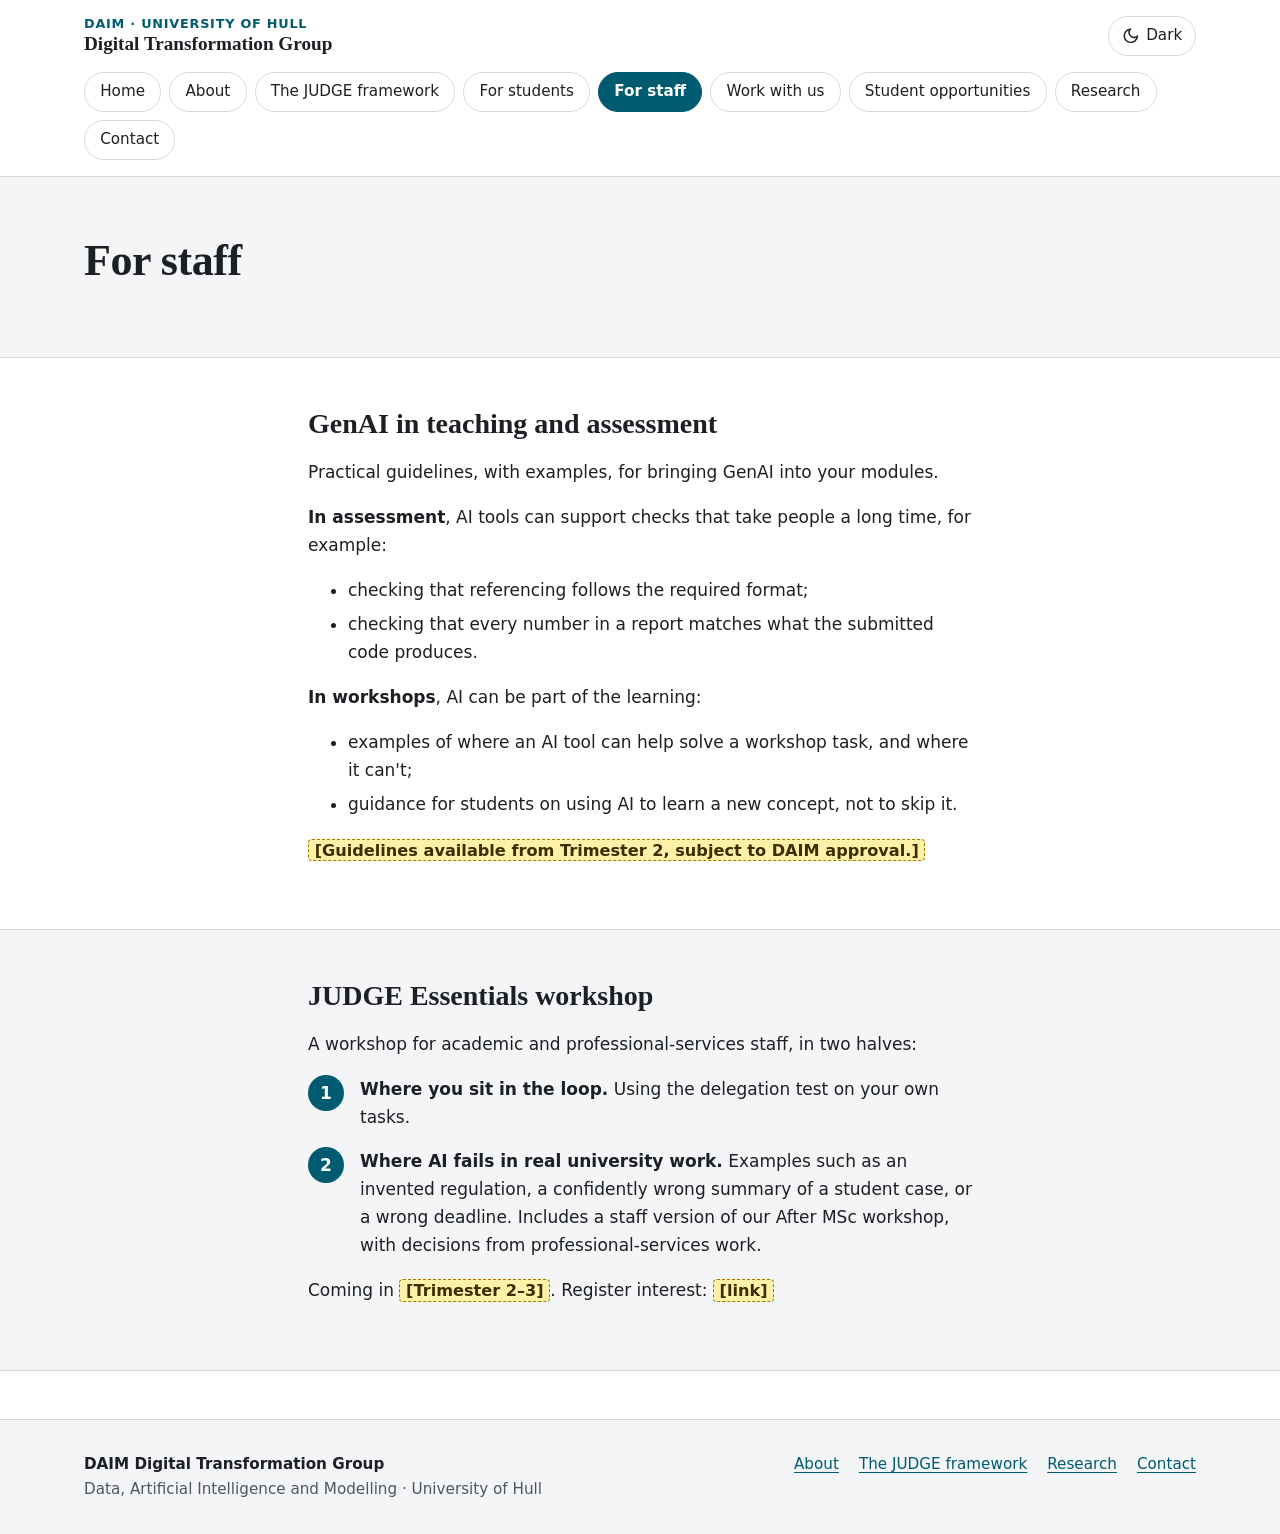
<file: staff.html>
<!DOCTYPE html>
<html lang="en-GB">
<head>
  <meta charset="utf-8">
  <meta name="viewport" content="width=device-width, initial-scale=1">
  <title>For staff | DAIM Digital Transformation Group</title>
  <meta name="description" content="DAIM's Digital Transformation Group, University of Hull: the JUDGE framework for professional judgement with generative AI.">
  <meta property="og:title" content="For staff | DAIM Digital Transformation Group">
  <meta property="og:description" content="DAIM's Digital Transformation Group, University of Hull: the JUDGE framework for professional judgement with generative AI.">
  <meta property="og:type" content="website">
  <meta name="color-scheme" content="light dark">
  <script>
    /* Apply a saved light/dark choice before the page paints. */
    (function () {
      var d = document.documentElement;
      d.classList.add('js');
      try { var t = localStorage.getItem('theme'); if (t) d.setAttribute('data-theme', t); } catch (e) {}
    })();
  </script>
  <link rel="stylesheet" href="assets/css/style.css">
  <script src="assets/js/main.js" defer></script>
</head>
<body>
  <a class="skip-link" href="#main">Skip to main content</a>

  <!-- SHARED HEADER: identical on every page (only aria-current changes). -->
  <header class="site-header">
    <div class="wrap header-inner">
      <a class="brand" href="index.html">
        <span class="brand-kicker">DAIM · University of Hull</span>
        <span class="brand-name">Digital Transformation Group</span>
      </a>
      <div class="header-actions">
        <button class="icon-button theme-toggle" type="button" hidden><svg class="icon-moon" viewBox="0 0 24 24" fill="none" stroke="currentColor" stroke-width="2" aria-hidden="true"><path d="M21 12.8A9 9 0 1 1 11.2 3a7 7 0 0 0 9.8 9.8z"/></svg><svg class="icon-sun" viewBox="0 0 24 24" fill="none" stroke="currentColor" stroke-width="2" aria-hidden="true"><circle cx="12" cy="12" r="4"/><path d="M12 2v2M12 20v2M4.9 4.9l1.4 1.4M17.7 17.7l1.4 1.4M2 12h2M20 12h2M4.9 19.1l1.4-1.4M17.7 6.3l1.4-1.4"/></svg><span class="label">Dark</span></button>
        <button class="icon-button nav-toggle" type="button" aria-expanded="false" aria-controls="site-nav" hidden>Menu</button>
      </div>
    </div>
    <nav id="site-nav" class="site-nav" aria-label="Main">
      <div class="wrap">
        <ul>
          <li><a class="nav-button" href="index.html">Home</a></li>
          <li><a class="nav-button" href="about.html">About</a></li>
          <li><a class="nav-button" href="judge.html">The JUDGE framework</a></li>
          <li><a class="nav-button" href="students.html">For students</a></li>
          <li><a class="nav-button" href="staff.html" aria-current="page">For staff</a></li>
          <li><a class="nav-button" href="work-with-us.html">Work with us</a></li>
          <li><a class="nav-button" href="opportunities.html">Student opportunities</a></li>
          <li><a class="nav-button" href="research.html">Research</a></li>
          <li><a class="nav-button" href="contact.html">Contact</a></li>
        </ul>
      </div>
    </nav>
  </header>
  <!-- END SHARED HEADER -->

  <main id="main">
    <header class="page-header">
      <div class="wrap">
        <h1>For staff</h1>
      </div>
    </header>

    <section class="section">
      <div class="wrap prose">
        <h2>GenAI in teaching and assessment</h2>
        <p>Practical guidelines, with examples, for bringing GenAI into your modules.</p>
        <p><strong>In assessment</strong>, AI tools can support checks that take people a long time, for example:</p>
        <ul>
          <li>checking that referencing follows the required format;</li>
          <li>checking that every number in a report matches what the submitted code produces.</li>
        </ul>
        <p><strong>In workshops</strong>, AI can be part of the learning:</p>
        <ul>
          <li>examples of where an AI tool can help solve a workshop task, and where it can't;</li>
          <li>guidance for students on using AI to learn a new concept, not to skip it.</li>
        </ul>
        <p><mark class="placeholder">[Guidelines available from Trimester 2, subject to DAIM approval.]</mark></p>
      </div>
    </section>

    <section class="section section-alt">
      <div class="wrap prose">
        <h2>JUDGE Essentials workshop</h2>
        <p>A workshop for academic and professional-services staff, in two halves:</p>
        <ol class="steps">
          <li><strong>Where you sit in the loop.</strong> Using the delegation test on your own tasks.</li>
          <li><strong>Where AI fails in real university work.</strong> Examples such as an invented regulation, a confidently wrong summary of a student case, or a wrong deadline. Includes a staff version of our After MSc workshop, with decisions from professional-services work.</li>
        </ol>
        <p>Coming in <mark class="placeholder">[Trimester 2–3]</mark>. Register interest: <mark class="placeholder">[link]</mark></p>
      </div>
    </section>
  </main>

  <!-- SHARED FOOTER: identical on every page. -->
  <footer class="site-footer">
    <div class="wrap footer-inner">
      <div>
        <p class="footer-name">DAIM Digital Transformation Group</p>
        <p>Data, Artificial Intelligence and Modelling · University of Hull</p>
      </div>
      <nav class="footer-nav" aria-label="Footer">
        <ul>
          <li><a href="about.html">About</a></li>
          <li><a href="judge.html">The JUDGE framework</a></li>
          <li><a href="research.html">Research</a></li>
          <li><a href="contact.html">Contact</a></li>
        </ul>
      </nav>
    </div>
  </footer>
  <!-- END SHARED FOOTER -->
</body>
</html>
</file>
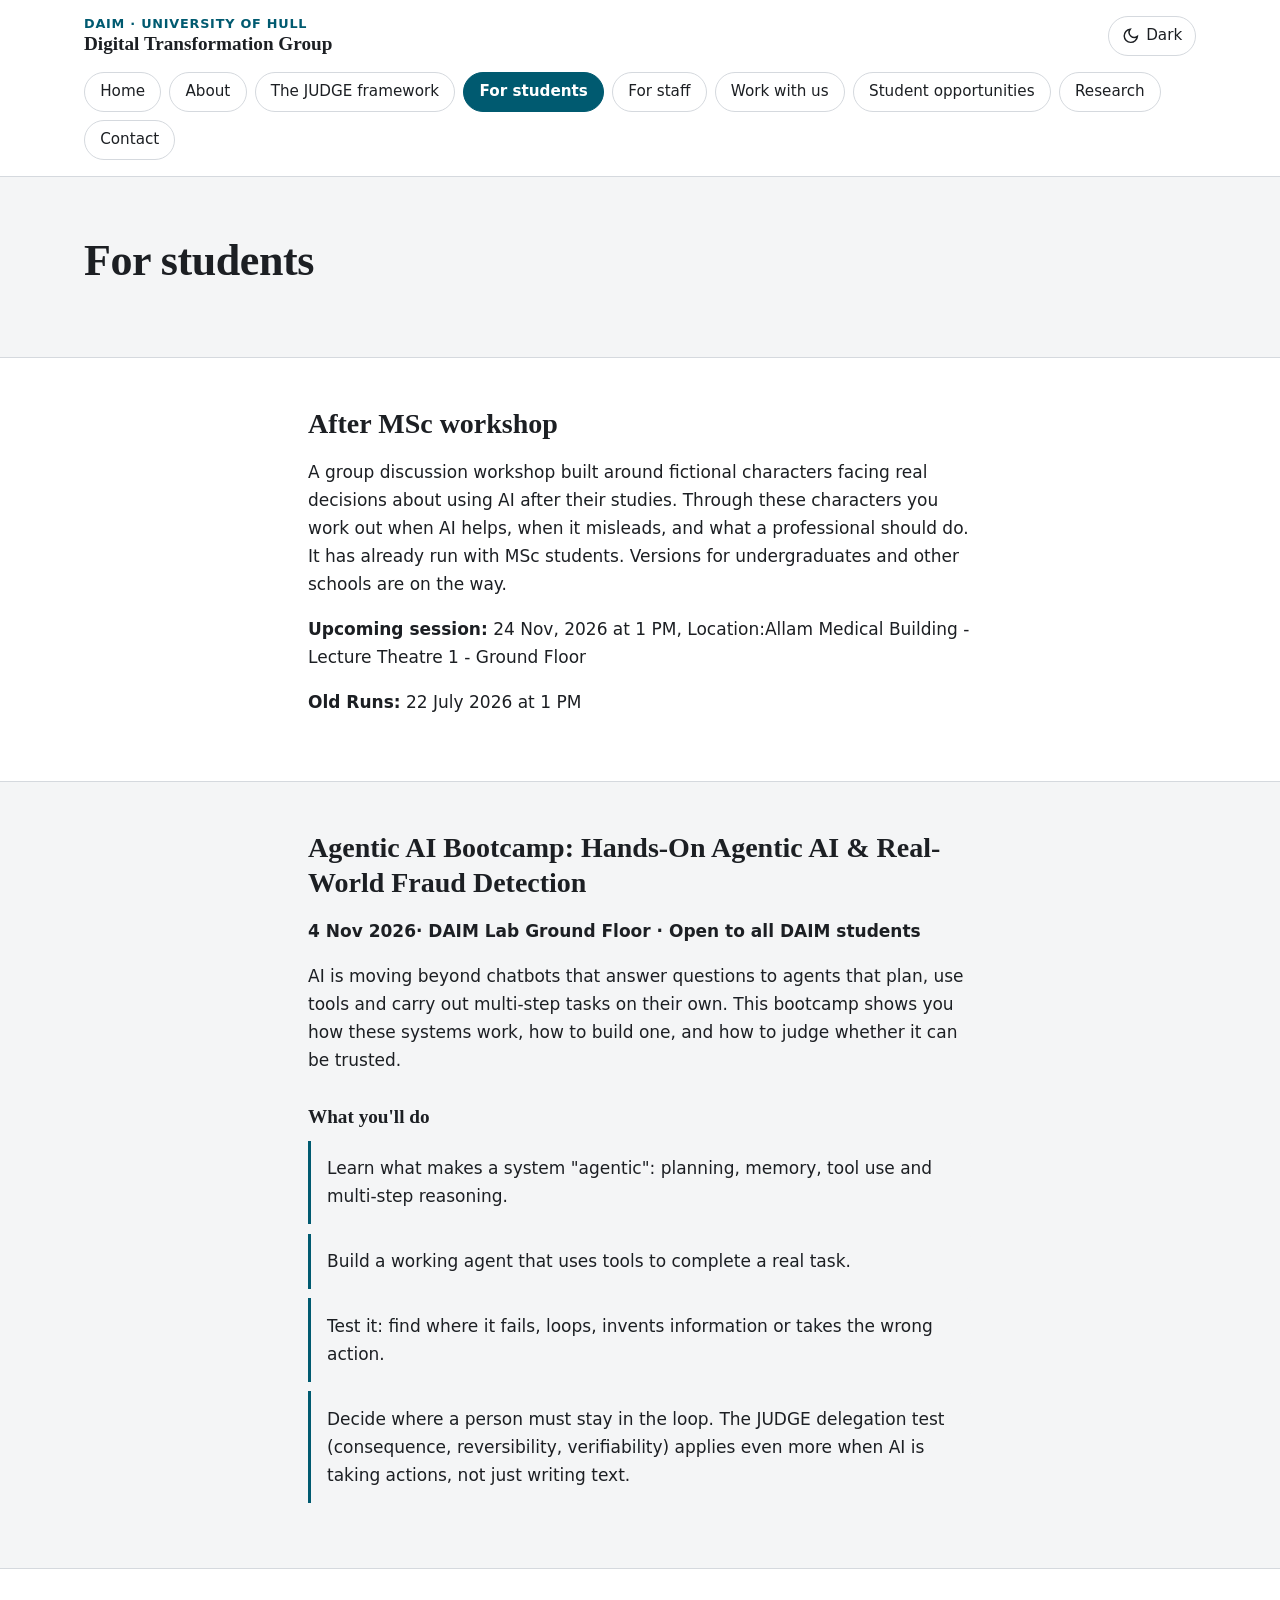
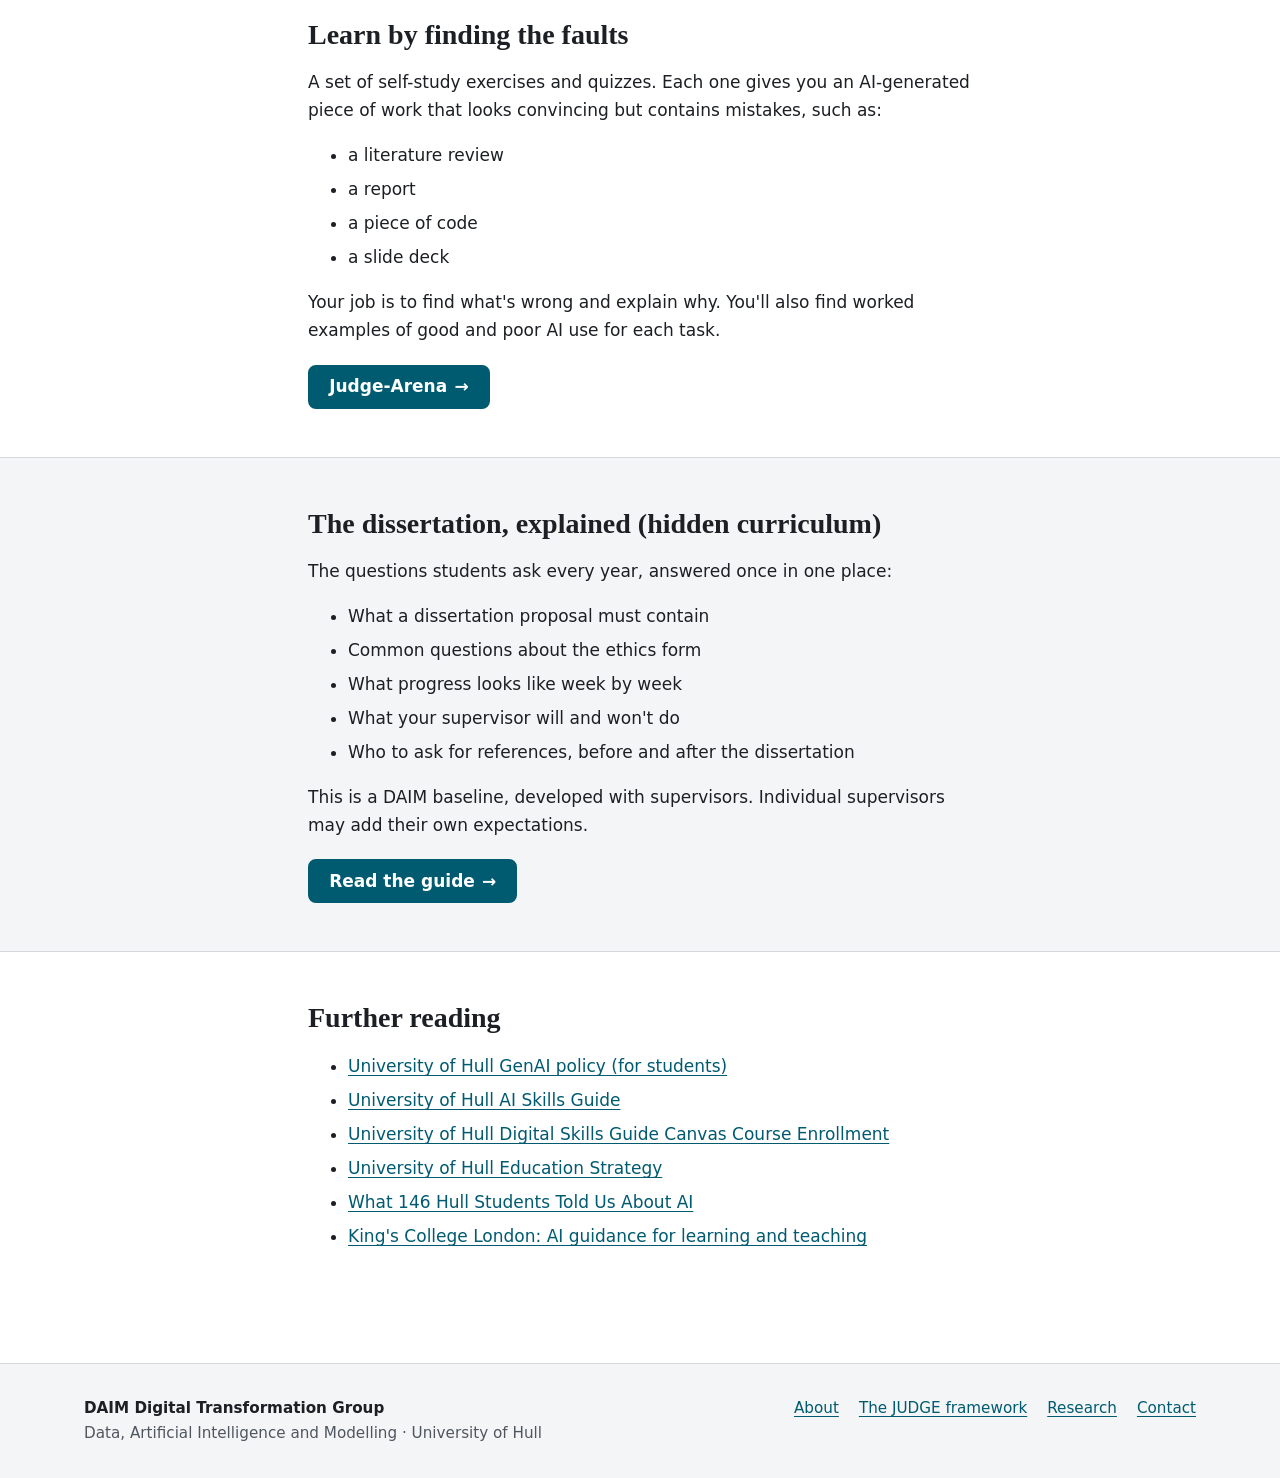
<file: students.html>
<!DOCTYPE html>
<html lang="en-GB">
<head>
  <meta charset="utf-8">
  <meta name="viewport" content="width=device-width, initial-scale=1">
  <title>For students | DAIM Digital Transformation Group</title>
  <meta name="description" content="DAIM's Digital Transformation Group, University of Hull: the JUDGE framework for professional judgement with generative AI.">
  <meta property="og:title" content="For students | DAIM Digital Transformation Group">
  <meta property="og:description" content="DAIM's Digital Transformation Group, University of Hull: the JUDGE framework for professional judgement with generative AI.">
  <meta property="og:type" content="website">
  <meta name="color-scheme" content="light dark">
  <script>
    /* Apply a saved light/dark choice before the page paints. */
    (function () {
      var d = document.documentElement;
      d.classList.add('js');
      try { var t = localStorage.getItem('theme'); if (t) d.setAttribute('data-theme', t); } catch (e) {}
    })();
  </script>
  <link rel="stylesheet" href="assets/css/style.css">
  <script src="assets/js/main.js" defer></script>
</head>
<body>
  <a class="skip-link" href="#main">Skip to main content</a>

  <!-- SHARED HEADER: identical on every page (only aria-current changes). -->
  <header class="site-header">
    <div class="wrap header-inner">
      <a class="brand" href="index.html">
        <span class="brand-kicker">DAIM · University of Hull</span>
        <span class="brand-name">Digital Transformation Group</span>
      </a>
      <div class="header-actions">
        <button class="icon-button theme-toggle" type="button" hidden><svg class="icon-moon" viewBox="0 0 24 24" fill="none" stroke="currentColor" stroke-width="2" aria-hidden="true"><path d="M21 12.8A9 9 0 1 1 11.2 3a7 7 0 0 0 9.8 9.8z"/></svg><svg class="icon-sun" viewBox="0 0 24 24" fill="none" stroke="currentColor" stroke-width="2" aria-hidden="true"><circle cx="12" cy="12" r="4"/><path d="M12 2v2M12 20v2M4.9 4.9l1.4 1.4M17.7 17.7l1.4 1.4M2 12h2M20 12h2M4.9 19.1l1.4-1.4M17.7 6.3l1.4-1.4"/></svg><span class="label">Dark</span></button>
        <button class="icon-button nav-toggle" type="button" aria-expanded="false" aria-controls="site-nav" hidden>Menu</button>
      </div>
    </div>
    <nav id="site-nav" class="site-nav" aria-label="Main">
      <div class="wrap">
        <ul>
          <li><a class="nav-button" href="index.html">Home</a></li>
          <li><a class="nav-button" href="about.html">About</a></li>
          <li><a class="nav-button" href="judge.html">The JUDGE framework</a></li>
          <li><a class="nav-button" href="students.html" aria-current="page">For students</a></li>
          <li><a class="nav-button" href="staff.html">For staff</a></li>
          <li><a class="nav-button" href="work-with-us.html">Work with us</a></li>
          <li><a class="nav-button" href="opportunities.html">Student opportunities</a></li>
          <li><a class="nav-button" href="research.html">Research</a></li>
          <li><a class="nav-button" href="contact.html">Contact</a></li>
        </ul>
      </div>
    </nav>
  </header>
  <!-- END SHARED HEADER -->

  <main id="main">
    <header class="page-header">
      <div class="wrap">
        <h1>For students</h1>
      </div>
    </header>

    <section class="section">
      <div class="wrap prose">
        <h2>After MSc workshop</h2>
        <p>A group discussion workshop built around fictional characters facing real decisions about using AI after their studies. Through these characters you work out when AI helps, when it misleads, and what a professional should do. It has already run with MSc students. Versions for undergraduates and other schools are on the way.</p>
        <p><strong>Upcoming session:</strong> 24 Nov, 2026 at 1 PM, Location:Allam Medical Building - Lecture Theatre 1 - Ground Floor</p>
        <p><strong>Old Runs:</strong> 22 July 2026 at 1 PM</p>
      </div>
    </section>

    <section class="section section-alt" id="agentic-ai-bootcamp" aria-labelledby="bootcamp-title">
      <div class="wrap prose">
        <h2 id="bootcamp-title">Agentic AI Bootcamp: Hands-On Agentic AI & Real-World Fraud Detection</h2>
        <p><strong>4 Nov 2026· DAIM Lab Ground Floor · Open to all DAIM students</strong></p>
        <p>AI is moving beyond chatbots that answer questions to agents that plan, use tools and carry out multi-step tasks on their own. This bootcamp shows you how these systems work, how to build one, and how to judge whether it can be trusted.</p>
        <h3>What you'll do</h3>
        <ul class="feature-list">
          <li>Learn what makes a system "agentic": planning, memory, tool use and multi-step reasoning.</li>
          <li>Build a working agent that uses tools to complete a real task.</li>
          <li>Test it: find where it fails, loops, invents information or takes the wrong action.</li>
          <li>Decide where a person must stay in the loop. The JUDGE delegation test (consequence, reversibility, verifiability) applies even more when AI is taking actions, not just writing text.</li>
        </ul>
      </div>
    </section>

    <section class="section">
      <div class="wrap prose">
        <h2>Learn by finding the faults</h2>
        <p>A set of self-study exercises and quizzes. Each one gives you an AI-generated piece of work that looks convincing but contains mistakes, such as:</p>
        <ul>
          <li>a literature review</li>
          <li>a report</li>
          <li>a piece of code</li>
          <li>a slide deck</li>
        </ul>
        <p>Your job is to find what's wrong and explain why. You'll also find worked examples of good and poor AI use for each task.</p>
        <div class="actions"><a class="button" href="exercises/index.html">Judge-Arena</a></div>
      </div>
    </section>

    <section class="section section-alt">
      <div class="wrap prose">
        <h2>The dissertation, explained (hidden curriculum)</h2>
        <p>The questions students ask every year, answered once in one place:</p>
        <ul>
          <li>What a dissertation proposal must contain</li>
          <li>Common questions about the ethics form</li>
          <li>What progress looks like week by week</li>
          <li>What your supervisor will and won't do</li>
          <li>Who to ask for references, before and after the dissertation</li>
        </ul>
        <p>This is a DAIM baseline, developed with supervisors. Individual supervisors may add their own expectations.</p>
        <div class="actions"><a class="button" href="dissertation_faq.html" role="link">
        Read the guide
    </a></div>
      </div>
    </section>

    <section class="section">
      <div class="wrap prose">
        <h2>Further reading</h2>
        <ul>
          <li><a href="https://www.hull.ac.uk/asset-library/docs/student-use-of-ai.pdf">University of Hull GenAI policy (for students)</a></li>
          <li><a href="https://libguides.hull.ac.uk/ai">University of Hull AI Skills Guide</a></li>
          <li><a href="https://libguides.hull.ac.uk/digital">University of Hull Digital Skills Guide Canvas Course Enrollment</a></li>
          <li><a href="https://www.hull.ac.uk/asset-library/docs/education-strategy.pdf">University of Hull Education Strategy</a></li>
          <li><a href="https://hulluniunion.com/news/article/What-146-Hull-Students-Told-Us-About-AI">What 146 Hull Students Told Us About AI</a></li>
          <li><a href="https://www.kcl.ac.uk/about/strategy/learning-and-teaching/ai-guidance">King's College London: AI guidance for learning and teaching</a></li>
        </ul>
      </div>
    </section>
  </main>

  <!-- SHARED FOOTER: identical on every page. -->
  <footer class="site-footer">
    <div class="wrap footer-inner">
      <div>
        <p class="footer-name">DAIM Digital Transformation Group</p>
        <p>Data, Artificial Intelligence and Modelling · University of Hull</p>
      </div>
      <nav class="footer-nav" aria-label="Footer">
        <ul>
          <li><a href="about.html">About</a></li>
          <li><a href="judge.html">The JUDGE framework</a></li>
          <li><a href="research.html">Research</a></li>
          <li><a href="contact.html">Contact</a></li>
        </ul>
      </nav>
    </div>
  </footer>
  <!-- END SHARED FOOTER -->
</body>
</html>
</file>
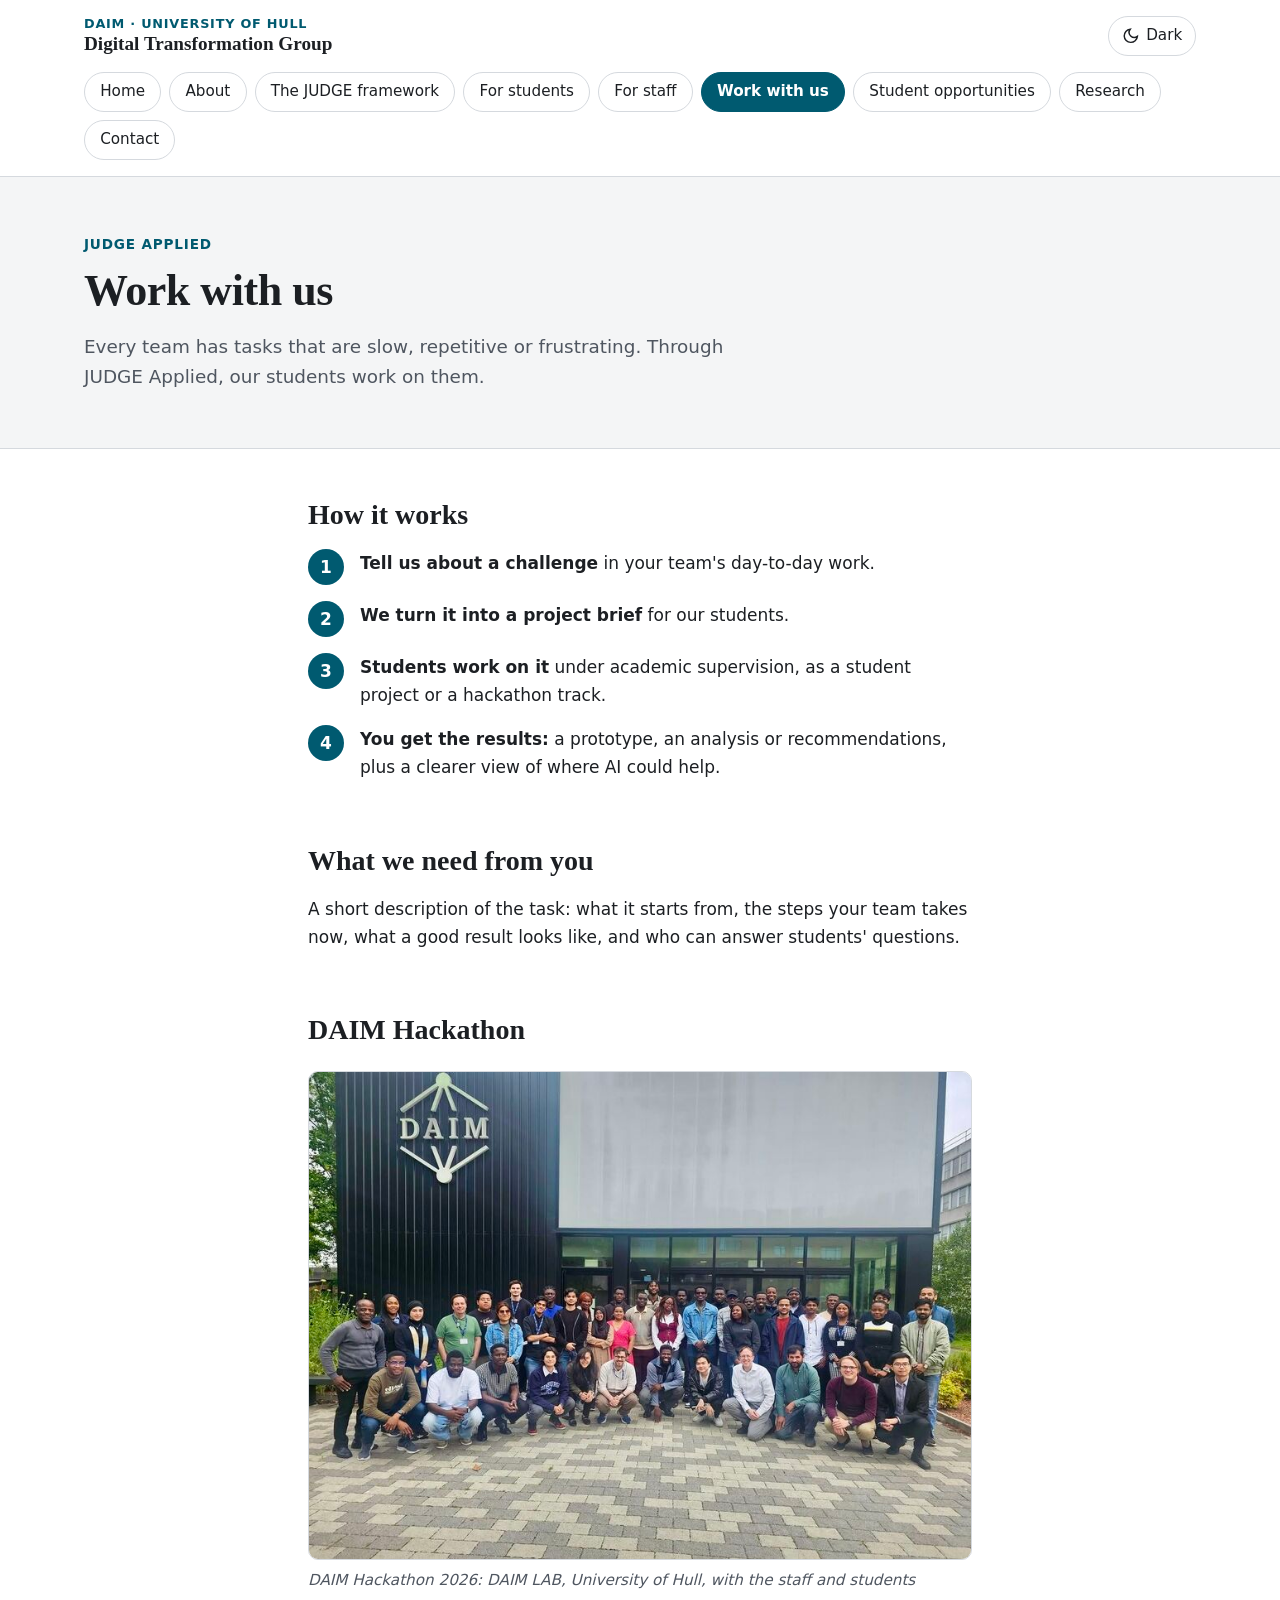
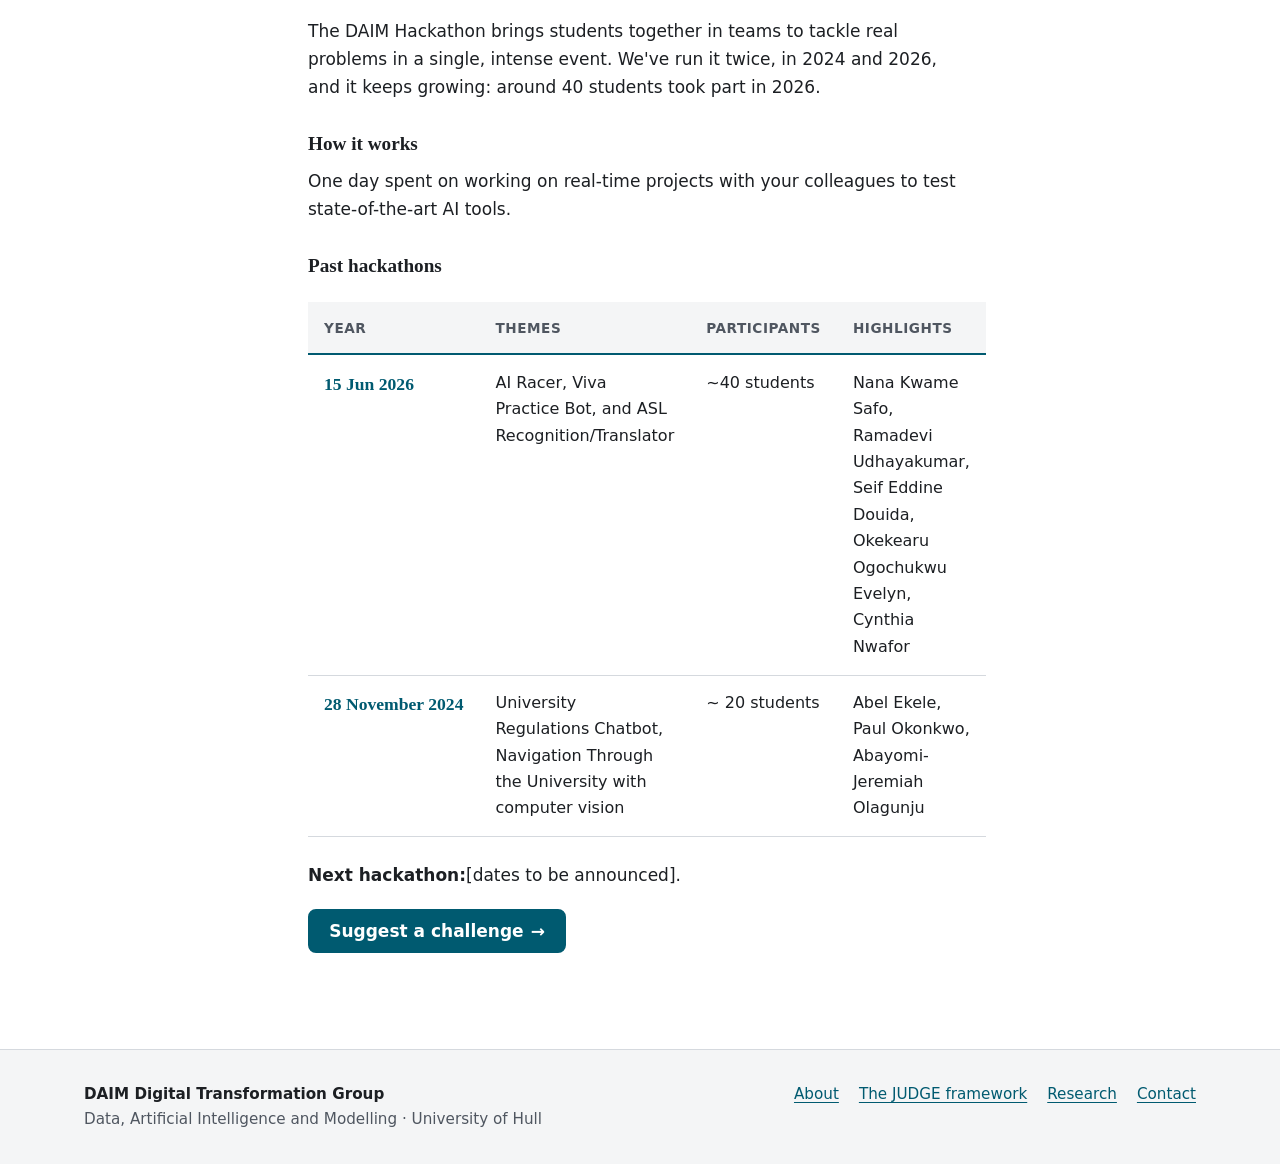
<file: work-with-us.html>
<!DOCTYPE html>
<html lang="en-GB">
<head>
  <meta charset="utf-8">
  <meta name="viewport" content="width=device-width, initial-scale=1">
  <title>Work with us (JUDGE Applied) | DAIM Digital Transformation Group</title>
  <meta name="description" content="DAIM's Digital Transformation Group, University of Hull: the JUDGE framework for professional judgement with generative AI.">
  <meta property="og:title" content="Work with us (JUDGE Applied) | DAIM Digital Transformation Group">
  <meta property="og:description" content="DAIM's Digital Transformation Group, University of Hull: the JUDGE framework for professional judgement with generative AI.">
  <meta property="og:type" content="website">
  <meta name="color-scheme" content="light dark">
  <script>
    /* Apply a saved light/dark choice before the page paints. */
    (function () {
      var d = document.documentElement;
      d.classList.add('js');
      try { var t = localStorage.getItem('theme'); if (t) d.setAttribute('data-theme', t); } catch (e) {}
    })();
  </script>
  <link rel="stylesheet" href="assets/css/style.css">
  <script src="assets/js/main.js" defer></script>
</head>
<body>
  <a class="skip-link" href="#main">Skip to main content</a>

  <!-- SHARED HEADER: identical on every page (only aria-current changes). -->
  <header class="site-header">
    <div class="wrap header-inner">
      <a class="brand" href="index.html">
        <span class="brand-kicker">DAIM · University of Hull</span>
        <span class="brand-name">Digital Transformation Group</span>
      </a>
      <div class="header-actions">
        <button class="icon-button theme-toggle" type="button" hidden><svg class="icon-moon" viewBox="0 0 24 24" fill="none" stroke="currentColor" stroke-width="2" aria-hidden="true"><path d="M21 12.8A9 9 0 1 1 11.2 3a7 7 0 0 0 9.8 9.8z"/></svg><svg class="icon-sun" viewBox="0 0 24 24" fill="none" stroke="currentColor" stroke-width="2" aria-hidden="true"><circle cx="12" cy="12" r="4"/><path d="M12 2v2M12 20v2M4.9 4.9l1.4 1.4M17.7 17.7l1.4 1.4M2 12h2M20 12h2M4.9 19.1l1.4-1.4M17.7 6.3l1.4-1.4"/></svg><span class="label">Dark</span></button>
        <button class="icon-button nav-toggle" type="button" aria-expanded="false" aria-controls="site-nav" hidden>Menu</button>
      </div>
    </div>
    <nav id="site-nav" class="site-nav" aria-label="Main">
      <div class="wrap">
        <ul>
          <li><a class="nav-button" href="index.html">Home</a></li>
          <li><a class="nav-button" href="about.html">About</a></li>
          <li><a class="nav-button" href="judge.html">The JUDGE framework</a></li>
          <li><a class="nav-button" href="students.html">For students</a></li>
          <li><a class="nav-button" href="staff.html">For staff</a></li>
          <li><a class="nav-button" href="work-with-us.html" aria-current="page">Work with us</a></li>
          <li><a class="nav-button" href="opportunities.html">Student opportunities</a></li>
          <li><a class="nav-button" href="research.html">Research</a></li>
          <li><a class="nav-button" href="contact.html">Contact</a></li>
        </ul>
      </div>
    </nav>
  </header>
  <!-- END SHARED HEADER -->

  <main id="main">
    <header class="page-header">
      <div class="wrap">
        <span class="eyebrow">JUDGE Applied</span>
        <h1>Work with us</h1>
        <p class="lede">Every team has tasks that are slow, repetitive or frustrating. Through JUDGE Applied, our students work on them.</p>
      </div>
    </header>

    <section class="section">
      <div class="wrap prose">
        <h2>How it works</h2>
        <ol class="steps">
          <li><strong>Tell us about a challenge</strong> in your team's day-to-day work.</li>
          <li><strong>We turn it into a project brief</strong> for our students.</li>
          <li><strong>Students work on it</strong> under academic supervision, as a student project or a hackathon track.</li>
          <li><strong>You get the results:</strong> a prototype, an analysis or recommendations, plus a clearer view of where AI could help.</li>
        </ol>

        <h2>What we need from you</h2>
        <p>A short description of the task: what it starts from, the steps your team takes now, what a good result looks like, and who can answer students' questions.</p>

        <h2 id="hackathon">DAIM Hackathon</h2>
        <figure class="figure">
          <img src="assets/img/hackathon-2026.jpeg" alt="Students working in teams at the DAIM Hackathon 2026" width="800" height="588">
          <figcaption>DAIM Hackathon 2026: DAIM LAB, University of Hull, with the staff and students</figcaption>
        </figure>
        <p>The DAIM Hackathon brings students together in teams to tackle real problems in a single, intense event. We've run it twice, in 2024 and 2026, and it keeps growing: around 40 students took part in 2026.</p>

        <h3>How it works</h3>
        <p>One day spent on working on real-time projects with your colleagues to test state-of-the-art AI tools.</p>

        <h3>Past hackathons</h3>
        <table class="data-table">
          <caption class="visually-hidden">Past DAIM hackathons</caption>
          <thead>
            <tr><th scope="col">Year</th><th scope="col">Themes</th><th scope="col">Participants</th><th scope="col">Highlights</th></tr>
          </thead>
          <tbody>
            <tr>
              <th scope="row"> 15 Jun 2026</th>
              <td data-label="Themes">AI Racer, Viva Practice Bot, and ASL Recognition/Translator</td>
              <td data-label="Participants">~40 students</td>
              <td data-label="Highlights">Nana Kwame Safo, Ramadevi Udhayakumar, Seif Eddine Douida, Okekearu Ogochukwu Evelyn, Cynthia Nwafor</td>
            </tr>
            <tr>
              <th scope="row">28 November 2024</th>
              <td data-label="Themes">University Regulations Chatbot, Navigation Through the University with computer vision</td>
              <td data-label="Participants">~ 20 students</td>
              <td data-label="Highlights">Abel Ekele, Paul Okonkwo, Abayomi-Jeremiah Olagunju</td>
            </tr>
          </tbody>
        </table>

        <p><strong>Next hackathon:</strong>[dates to be announced]. </p>

        <div class="actions"><a class="button" href="https://forms.cloud.microsoft/e/2KiwUF6ZLc" target="_blank" rel="noopener noreferrer"> Suggest a challenge</a></div>
      </div>
    </section>
  </main>

  <!-- SHARED FOOTER: identical on every page. -->
  <footer class="site-footer">
    <div class="wrap footer-inner">
      <div>
        <p class="footer-name">DAIM Digital Transformation Group</p>
        <p>Data, Artificial Intelligence and Modelling · University of Hull</p>
      </div>
      <nav class="footer-nav" aria-label="Footer">
        <ul>
          <li><a href="about.html">About</a></li>
          <li><a href="judge.html">The JUDGE framework</a></li>
          <li><a href="research.html">Research</a></li>
          <li><a href="contact.html">Contact</a></li>
        </ul>
      </nav>
    </div>
  </footer>
  <!-- END SHARED FOOTER -->
</body>
</html>
</file>
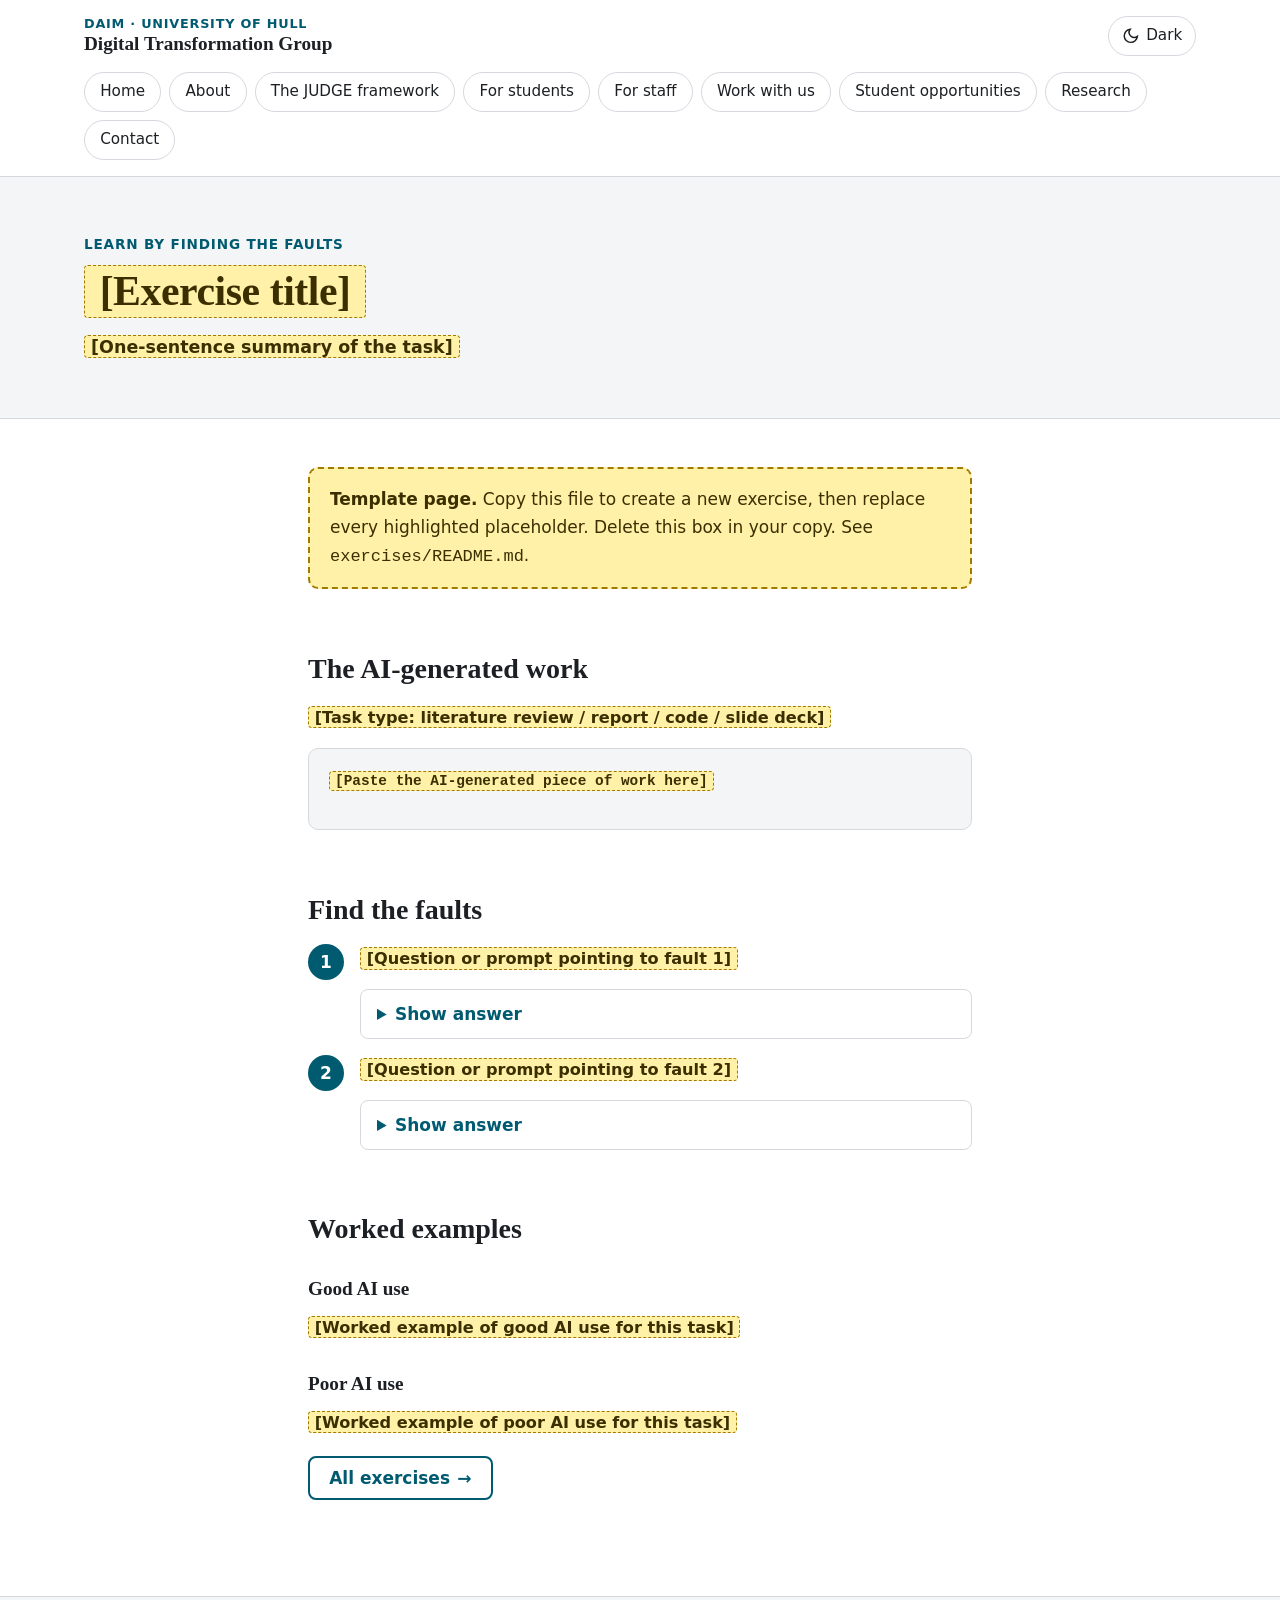
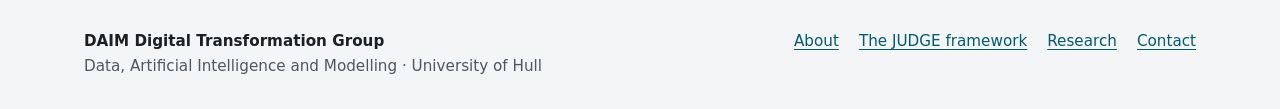
<file: exercises/example-template.html>
<!DOCTYPE html>
<html lang="en-GB">
<head>
  <meta charset="utf-8">
  <meta name="viewport" content="width=device-width, initial-scale=1">
  <title>[Exercise title] | DAIM Digital Transformation Group</title>
  <meta name="description" content="DAIM's Digital Transformation Group, University of Hull: the JUDGE framework for professional judgement with generative AI.">
  <meta property="og:title" content="[Exercise title] | DAIM Digital Transformation Group">
  <meta property="og:description" content="DAIM's Digital Transformation Group, University of Hull: the JUDGE framework for professional judgement with generative AI.">
  <meta property="og:type" content="website">
  <meta name="color-scheme" content="light dark">
  <script>
    /* Apply a saved light/dark choice before the page paints. */
    (function () {
      var d = document.documentElement;
      d.classList.add('js');
      try { var t = localStorage.getItem('theme'); if (t) d.setAttribute('data-theme', t); } catch (e) {}
    })();
  </script>
  <link rel="stylesheet" href="../assets/css/style.css">
  <script src="../assets/js/main.js" defer></script>
</head>
<body>
  <a class="skip-link" href="#main">Skip to main content</a>

  <!-- SHARED HEADER: identical on every page (only aria-current changes). -->
  <header class="site-header">
    <div class="wrap header-inner">
      <a class="brand" href="../index.html">
        <span class="brand-kicker">DAIM · University of Hull</span>
        <span class="brand-name">Digital Transformation Group</span>
      </a>
      <div class="header-actions">
        <button class="icon-button theme-toggle" type="button" hidden><svg class="icon-moon" viewBox="0 0 24 24" fill="none" stroke="currentColor" stroke-width="2" aria-hidden="true"><path d="M21 12.8A9 9 0 1 1 11.2 3a7 7 0 0 0 9.8 9.8z"/></svg><svg class="icon-sun" viewBox="0 0 24 24" fill="none" stroke="currentColor" stroke-width="2" aria-hidden="true"><circle cx="12" cy="12" r="4"/><path d="M12 2v2M12 20v2M4.9 4.9l1.4 1.4M17.7 17.7l1.4 1.4M2 12h2M20 12h2M4.9 19.1l1.4-1.4M17.7 6.3l1.4-1.4"/></svg><span class="label">Dark</span></button>
        <button class="icon-button nav-toggle" type="button" aria-expanded="false" aria-controls="site-nav" hidden>Menu</button>
      </div>
    </div>
    <nav id="site-nav" class="site-nav" aria-label="Main">
      <div class="wrap">
        <ul>
          <li><a class="nav-button" href="../index.html">Home</a></li>
          <li><a class="nav-button" href="../about.html">About</a></li>
          <li><a class="nav-button" href="../judge.html">The JUDGE framework</a></li>
          <li><a class="nav-button" href="../students.html">For students</a></li>
          <li><a class="nav-button" href="../staff.html">For staff</a></li>
          <li><a class="nav-button" href="../work-with-us.html">Work with us</a></li>
          <li><a class="nav-button" href="../opportunities.html">Student opportunities</a></li>
          <li><a class="nav-button" href="../research.html">Research</a></li>
          <li><a class="nav-button" href="../contact.html">Contact</a></li>
        </ul>
      </div>
    </nav>
  </header>
  <!-- END SHARED HEADER -->

  <main id="main">
    <header class="page-header">
      <div class="wrap">
        <span class="eyebrow">Learn by finding the faults</span>
        <h1><mark class="placeholder">[Exercise title]</mark></h1>
        <p class="lede"><mark class="placeholder">[One-sentence summary of the task]</mark></p>
      </div>
    </header>

    <section class="section">
      <div class="wrap prose">
        <div class="template-banner">
          <p><strong>Template page.</strong> Copy this file to create a new exercise, then replace every highlighted placeholder. Delete this box in your copy. See <code>exercises/README.md</code>.</p>
        </div>

        <h2>The AI-generated work</h2>
        <p><mark class="placeholder">[Task type: literature review / report / code / slide deck]</mark></p>
        <div class="artefact">
          <p><mark class="placeholder">[Paste the AI-generated piece of work here]</mark></p>
        </div>

        <h2>Find the faults</h2>
        <!-- One <li> per fault. The answer stays hidden until the student opens it. -->
        <ol class="steps">
          <li>
            <p><mark class="placeholder">[Question or prompt pointing to fault 1]</mark></p>
            <details>
              <summary>Show answer</summary>
              <p><mark class="placeholder">[What is wrong, and why]</mark></p>
            </details>
          </li>
          <li>
            <p><mark class="placeholder">[Question or prompt pointing to fault 2]</mark></p>
            <details>
              <summary>Show answer</summary>
              <p><mark class="placeholder">[What is wrong, and why]</mark></p>
            </details>
          </li>
        </ol>

        <h2>Worked examples</h2>
        <h3>Good AI use</h3>
        <p><mark class="placeholder">[Worked example of good AI use for this task]</mark></p>
        <h3>Poor AI use</h3>
        <p><mark class="placeholder">[Worked example of poor AI use for this task]</mark></p>

        <div class="actions"><a class="button button-secondary" href="index.html">All exercises</a></div>
      </div>
    </section>
  </main>

  <!-- SHARED FOOTER: identical on every page. -->
  <footer class="site-footer">
    <div class="wrap footer-inner">
      <div>
        <p class="footer-name">DAIM Digital Transformation Group</p>
        <p>Data, Artificial Intelligence and Modelling · University of Hull</p>
      </div>
      <nav class="footer-nav" aria-label="Footer">
        <ul>
          <li><a href="../about.html">About</a></li>
          <li><a href="../judge.html">The JUDGE framework</a></li>
          <li><a href="../research.html">Research</a></li>
          <li><a href="../contact.html">Contact</a></li>
        </ul>
      </nav>
    </div>
  </footer>
  <!-- END SHARED FOOTER -->
</body>
</html>
</file>
<file: assets/css/style.css>
/* ==========================================================================
   DAIM Digital Transformation Group — site styles
   --------------------------------------------------------------------------
   BRAND COLOURS: change the values in this first block to match DAIM or
   University of Hull branding. Everything else is derived from them.
   Keep text contrast at WCAG AA (4.5:1) against the backgrounds below:
   - --brand-accent-light is used on near-white backgrounds (light mode)
   - --brand-accent-dark  is used on near-black backgrounds (dark mode)
   ========================================================================== */
:root {
  --brand-accent-light: #005a70;   /* deep teal: 7.5:1 on white */
  --brand-accent-dark:  #6cc6dc;   /* light teal: 9:1 on #14171a */
}

/* ---------- Light theme (default) ---------- */
:root {
  color-scheme: light;
  --bg: #ffffff;
  --bg-subtle: #f4f5f6;
  --surface: #ffffff;
  --text: #1c1f23;
  --text-muted: #4f5660;          /* 7.4:1 on white */
  --border: #d5d9de;
  --accent: var(--brand-accent-light);
  --accent-contrast: #ffffff;     /* text on accent backgrounds */
  --accent-soft: color-mix(in srgb, var(--accent) 9%, var(--bg));
  --focus: var(--accent);

  /* Placeholder tags: deliberately loud so they are easy to find */
  --ph-bg: #fff1a8;
  --ph-text: #3b2f00;
  --ph-border: #a37a00;
}

/* ---------- Dark theme: follows the system unless the visitor picked one ---------- */
@media (prefers-color-scheme: dark) {
  :root:not([data-theme="light"]) {
    color-scheme: dark;
    --bg: #14171a;
    --bg-subtle: #1c2024;
    --surface: #1c2024;
    --text: #e8eaed;
    --text-muted: #b0b6bd;
    --border: #353b42;
    --accent: var(--brand-accent-dark);
    --accent-contrast: #0b1214;
    --ph-bg: #4a3c00;
    --ph-text: #ffe88a;
    --ph-border: #c9a227;
  }
}
:root[data-theme="dark"] {
  color-scheme: dark;
  --bg: #14171a;
  --bg-subtle: #1c2024;
  --surface: #1c2024;
  --text: #e8eaed;
  --text-muted: #b0b6bd;
  --border: #353b42;
  --accent: var(--brand-accent-dark);
  --accent-contrast: #0b1214;
  --ph-bg: #4a3c00;
  --ph-text: #ffe88a;
  --ph-border: #c9a227;
}

/* ---------- Base ---------- */
*, *::before, *::after { box-sizing: border-box; }

html { -webkit-text-size-adjust: 100%; }

body {
  margin: 0;
  background: var(--bg);
  color: var(--text);
  font-family: system-ui, -apple-system, "Segoe UI", Roboto, "Helvetica Neue", Arial, sans-serif;
  font-size: 1.0625rem;
  line-height: 1.65;
  display: flex;
  flex-direction: column;
  min-height: 100vh;
}

main { flex: 1; }

h1, h2, h3 {
  font-family: Georgia, "Iowan Old Style", "Times New Roman", serif;
  font-weight: 600;
  line-height: 1.25;
  margin: 0 0 0.6em;
}
h1 { font-size: clamp(1.9rem, 1.4rem + 2.2vw, 2.75rem); letter-spacing: -0.01em; }
h2 { font-size: clamp(1.4rem, 1.2rem + 0.9vw, 1.75rem); margin-top: 2.2em; }
h3 { font-size: 1.2rem; margin-top: 1.6em; }

p, ul, ol { margin: 0 0 1em; }
li + li { margin-top: 0.35em; }

a { color: var(--accent); text-underline-offset: 0.18em; }
a:hover { text-decoration-thickness: 2px; }

:focus-visible {
  outline: 3px solid var(--focus);
  outline-offset: 2px;
  border-radius: 2px;
}

.wrap {
  width: 100%;
  max-width: 72rem;
  margin: 0 auto;
  padding-inline: 1.25rem;
}
.prose { max-width: 44rem; }

.visually-hidden {
  position: absolute !important;
  width: 1px; height: 1px;
  overflow: hidden;
  clip: rect(0 0 0 0);
  white-space: nowrap;
}
.after-grid { margin-top: 2rem; }

.skip-link {
  position: absolute;
  left: 1rem;
  top: -100px;
  background: var(--accent);
  color: var(--accent-contrast);
  padding: 0.5rem 1rem;
  z-index: 100;
  border-radius: 0 0 6px 6px;
}
.skip-link:focus { top: 0; }

/* ---------- Placeholders: [square-bracket] text still to be filled in ---------- */
.placeholder {
  background: var(--ph-bg);
  color: var(--ph-text);
  border: 1px dashed var(--ph-border);
  border-radius: 4px;
  padding: 0.05em 0.35em;
  font-size: 0.95em;
  font-weight: 600;
  -webkit-box-decoration-break: clone;
  box-decoration-break: clone;
}

/* ---------- Header and navigation ---------- */
.site-header {
  border-bottom: 1px solid var(--border);
  background: var(--bg);
}
.header-inner {
  display: flex;
  align-items: center;
  justify-content: space-between;
  gap: 1rem;
  padding-block: 1rem;
}
.brand {
  display: flex;
  flex-direction: column;
  text-decoration: none;
  color: var(--text);
  line-height: 1.25;
}
.brand-kicker {
  font-size: 0.8rem;
  font-weight: 600;
  letter-spacing: 0.06em;
  text-transform: uppercase;
  color: var(--accent);
}
.brand-name {
  font-family: Georgia, "Times New Roman", serif;
  font-size: 1.2rem;
  font-weight: 600;
}
.header-actions { display: flex; gap: 0.5rem; }

.icon-button {
  font: inherit;
  font-size: 0.95rem;
  display: inline-flex;
  align-items: center;
  gap: 0.4rem;
  min-height: 2.5rem;
  padding: 0.35rem 0.8rem;
  border: 1px solid var(--border);
  border-radius: 999px;
  background: var(--surface);
  color: var(--text);
  cursor: pointer;
}
.icon-button:hover { border-color: var(--accent); }
.icon-button svg { width: 1.1rem; height: 1.1rem; }

.theme-toggle .icon-sun { display: none; }
:root[data-theme="dark"] .theme-toggle .icon-sun { display: inline; }
:root[data-theme="dark"] .theme-toggle .icon-moon { display: none; }
@media (prefers-color-scheme: dark) {
  :root:not([data-theme="light"]) .theme-toggle .icon-sun { display: inline; }
  :root:not([data-theme="light"]) .theme-toggle .icon-moon { display: none; }
}

.site-nav { padding-bottom: 1rem; }
.site-nav ul {
  list-style: none;
  margin: 0;
  padding: 0;
  display: flex;
  flex-wrap: wrap;
  gap: 0.5rem;
}
.site-nav li + li { margin-top: 0; }

/* Navigation items are styled as buttons */
.nav-button {
  display: inline-flex;
  align-items: center;
  min-height: 2.5rem;
  padding: 0.4rem 0.95rem;
  border: 1px solid var(--border);
  border-radius: 999px;
  background: var(--surface);
  color: var(--text);
  font-size: 0.95rem;
  font-weight: 500;
  text-decoration: none;
  transition: border-color 0.15s, background-color 0.15s;
}
.nav-button:hover { border-color: var(--accent); background: var(--accent-soft); }
.nav-button[aria-current="page"] {
  background: var(--accent);
  border-color: var(--accent);
  color: var(--accent-contrast);
  font-weight: 600;
}

/* Mobile: collapse the button nav behind a Menu toggle (only when JS is on) */
@media (max-width: 48rem) {
  .js .site-nav[data-open="false"] { display: none; }
  .site-nav ul { flex-direction: column; align-items: stretch; }
  .nav-button { width: 100%; border-radius: 10px; }
}
@media (min-width: 48.01rem) {
  .nav-toggle { display: none !important; }
}

/* ---------- Buttons (calls to action) ---------- */
.button {
  display: inline-flex;
  align-items: center;
  gap: 0.45rem;
  min-height: 2.75rem;
  padding: 0.55rem 1.2rem;
  border-radius: 8px;
  border: 2px solid var(--accent);
  background: var(--accent);
  color: var(--accent-contrast);
  font-weight: 600;
  text-decoration: none;
  line-height: 1.3;
}
.button:hover { filter: brightness(1.1); text-decoration: none; }
.button::after { content: "\2192" / ""; } /* decorative arrow, hidden from screen readers */
.button-secondary {
  background: transparent;
  color: var(--accent);
}
.button-secondary:hover { background: var(--accent-soft); filter: none; }

/* A button whose destination hasn't been decided yet: not a link, clearly flagged */
.button.is-placeholder {
  background: var(--ph-bg);
  color: var(--ph-text);
  border: 2px dashed var(--ph-border);
  cursor: not-allowed;
}
.button.is-placeholder:hover { filter: none; }

.actions { display: flex; flex-wrap: wrap; gap: 0.75rem; margin: 1.25rem 0 0; }

/* ---------- Page header / hero ---------- */
.page-header {
  background: var(--bg-subtle);
  border-bottom: 1px solid var(--border);
  padding-block: clamp(2rem, 5vw, 3.5rem);
}
.page-header h1 { margin-bottom: 0.3em; }
.page-header .lede { font-size: 1.15rem; color: var(--text-muted); max-width: 44rem; margin: 0; }
.eyebrow {
  display: block;
  font-size: 0.85rem;
  font-weight: 600;
  letter-spacing: 0.06em;
  text-transform: uppercase;
  color: var(--accent);
  margin-bottom: 0.5rem;
}

.hero { padding-block: clamp(3rem, 8vw, 5.5rem); }
.hero h1 { font-size: clamp(2.2rem, 1.5rem + 3.2vw, 3.6rem); max-width: 20ch; }
.hero .lede { font-size: clamp(1.1rem, 1rem + 0.4vw, 1.3rem); color: var(--text); max-width: 42rem; }

.section { padding-block: clamp(2rem, 5vw, 3rem); }
.section > .wrap > h2:first-child,
.section > .wrap > .prose > h2:first-child { margin-top: 0; }
.section-alt { background: var(--bg-subtle); border-block: 1px solid var(--border); }

/* ---------- Cards ---------- */
.card-grid {
  display: grid;
  grid-template-columns: repeat(auto-fit, minmax(16rem, 1fr));
  gap: 1.25rem;
  list-style: none;
  padding: 0;
  margin: 0;
}
.card-grid > li + li { margin-top: 0; }
.card {
  display: flex;
  flex-direction: column;
  background: var(--surface);
  border: 1px solid var(--border);
  border-top: 4px solid var(--accent);
  border-radius: 10px;
  padding: 1.5rem;
  height: 100%;
}
.card h2, .card h3 { margin-top: 0; font-size: 1.3rem; }
.card p { flex: 1; }
.card .actions { margin-top: 0.5rem; }

/* ---------- Lists with emphasis ---------- */
.feature-list { list-style: none; padding: 0; }
.feature-list li {
  padding: 0.85rem 1rem;
  border-left: 3px solid var(--accent);
  background: var(--bg-subtle);
  border-radius: 0 6px 6px 0;
}
.feature-list li + li { margin-top: 0.6rem; }

.steps { counter-reset: step; list-style: none; padding: 0; }
.steps > li {
  counter-increment: step;
  position: relative;
  padding-left: 3.25rem;
  min-height: 2.25rem;
}
.steps > li + li { margin-top: 1rem; }
.steps > li::before {
  content: counter(step);
  position: absolute;
  left: 0;
  top: 0;
  width: 2.25rem;
  height: 2.25rem;
  display: grid;
  place-items: center;
  border-radius: 50%;
  background: var(--accent);
  color: var(--accent-contrast);
  font-weight: 700;
}

.note {
  font-size: 0.95rem;
  color: var(--text-muted);
  border-top: 1px solid var(--border);
  padding-top: 0.75rem;
}

/* ---------- JUDGE: strands table (stacks into cards on mobile) ---------- */
.data-table {
  width: 100%;
  border-collapse: collapse;
  margin: 1.5rem 0;
  font-size: 1rem;
}
.data-table caption {
  text-align: left;
  font-weight: 600;
  color: var(--text-muted);
  padding-bottom: 0.5rem;
}
.data-table th, .data-table td {
  text-align: left;
  vertical-align: top;
  padding: 0.9rem 1rem;
  border-bottom: 1px solid var(--border);
}
.data-table thead th {
  background: var(--bg-subtle);
  font-size: 0.85rem;
  letter-spacing: 0.04em;
  text-transform: uppercase;
  color: var(--text-muted);
  border-bottom: 2px solid var(--accent);
}
.data-table tbody th { font-family: Georgia, serif; font-size: 1.1rem; color: var(--accent); white-space: nowrap; }

@media (max-width: 40rem) {
  .data-table thead { position: absolute; width: 1px; height: 1px; overflow: hidden; clip: rect(0 0 0 0); }
  .data-table, .data-table tbody, .data-table tr, .data-table th, .data-table td { display: block; }
  .data-table tr {
    border: 1px solid var(--border);
    border-top: 4px solid var(--accent);
    border-radius: 10px;
    padding: 0.5rem 0;
    margin-bottom: 1rem;
  }
  .data-table th, .data-table td { border: 0; padding: 0.35rem 1rem; }
  .data-table td::before {
    content: attr(data-label);
    display: block;
    font-size: 0.8rem;
    font-weight: 600;
    letter-spacing: 0.04em;
    text-transform: uppercase;
    color: var(--text-muted);
  }
}

/* ---------- JUDGE: delegation test checklist ---------- */
.checklist {
  list-style: none;
  padding: 0;
  display: grid;
  gap: 0.75rem;
  max-width: 44rem;
}
.checklist li + li { margin-top: 0; }
.checklist li {
  display: grid;
  grid-template-columns: 2.25rem 1fr;
  gap: 0.9rem;
  align-items: start;
  padding: 1rem 1.1rem;
  border: 1px solid var(--border);
  border-radius: 10px;
  background: var(--surface);
}
.checklist .check {
  width: 2.25rem;
  height: 2.25rem;
  border: 2px solid var(--accent);
  border-radius: 6px;
  display: grid;
  place-items: center;
  color: var(--accent);
  font-weight: 700;
}
.checklist .check svg { width: 1.25rem; height: 1.25rem; }

.callout {
  max-width: 44rem;
  margin-top: 1.25rem;
  padding: 1.1rem 1.25rem;
  border-radius: 10px;
  background: var(--accent-soft);
  border: 1px solid var(--accent);
  border-left-width: 6px;
}
.callout p:last-child { margin-bottom: 0; }

/* ---------- JUDGE: trimester timeline ---------- */
.timeline {
  list-style: none;
  padding: 0;
  margin: 1.5rem 0 0;
  display: grid;
  grid-template-columns: repeat(3, 1fr);
  gap: 1.25rem;
  position: relative;
}
.timeline li + li { margin-top: 0; }
.timeline::before {
  content: "";
  position: absolute;
  top: 0.7rem;
  left: 0.7rem;
  right: 0.7rem;
  height: 3px;
  background: var(--accent);
  opacity: 0.45;
}
.timeline li { position: relative; padding-top: 2.4rem; }
.timeline li::before {
  content: "";
  position: absolute;
  top: 0;
  left: 0;
  width: 1.4rem;
  height: 1.4rem;
  border-radius: 50%;
  background: var(--bg);
  border: 4px solid var(--accent);
}
.timeline h3 { margin: 0 0 0.5rem; font-size: 1.15rem; color: var(--accent); }
.timeline ul { padding-left: 1.1rem; margin: 0; }

@media (max-width: 48rem) {
  .timeline { grid-template-columns: 1fr; gap: 1.5rem; }
  .timeline::before { top: 0.7rem; bottom: 0.7rem; left: 0.6rem; right: auto; width: 3px; height: auto; }
  .timeline li { padding-top: 0; padding-left: 2.6rem; }
}

/* ---------- Exercises ---------- */
.template-banner {
  border: 2px dashed var(--ph-border);
  background: var(--ph-bg);
  color: var(--ph-text);
  border-radius: 10px;
  padding: 1rem 1.25rem;
  margin-bottom: 1.5rem;
}
.template-banner p:last-child { margin-bottom: 0; }
.artefact {
  border: 1px solid var(--border);
  border-radius: 10px;
  background: var(--bg-subtle);
  padding: 1.25rem;
  font-family: ui-monospace, SFMono-Regular, Menlo, Consolas, monospace;
  font-size: 0.95rem;
  overflow-x: auto;
}
details {
  border: 1px solid var(--border);
  border-radius: 8px;
  padding: 0.6rem 1rem;
  margin-top: 0.5rem;
}
summary { cursor: pointer; font-weight: 600; color: var(--accent); }
details[open] summary { margin-bottom: 0.5rem; }

/* ---------- Footer ---------- */
.site-footer {
  margin-top: 3rem;
  border-top: 1px solid var(--border);
  background: var(--bg-subtle);
  padding-block: 2rem;
  font-size: 0.95rem;
  color: var(--text-muted);
}
.footer-inner {
  display: flex;
  flex-wrap: wrap;
  justify-content: space-between;
  gap: 1.5rem;
}
.footer-name { font-weight: 600; color: var(--text); margin: 0; }
.site-footer p { margin: 0; }
.footer-nav ul {
  list-style: none;
  margin: 0;
  padding: 0;
  display: flex;
  flex-wrap: wrap;
  gap: 0.4rem 1.25rem;
}
.footer-nav li + li { margin-top: 0; }

/* ---------- Motion ---------- */
@media (prefers-reduced-motion: reduce) {
  * { transition: none !important; }
}

/* ---------- Figures ---------- */
.figure { margin: 1.5rem 0; }
.figure img {
  display: block;
  width: 100%;
  height: auto;
  border-radius: 10px;
  border: 1px solid var(--border);
}
.figure figcaption {
  margin-top: 0.5rem;
  font-size: 0.95rem;
  font-style: italic;
  color: var(--text-muted);
}
.callout h2 { margin-top: 0; }
</file>
